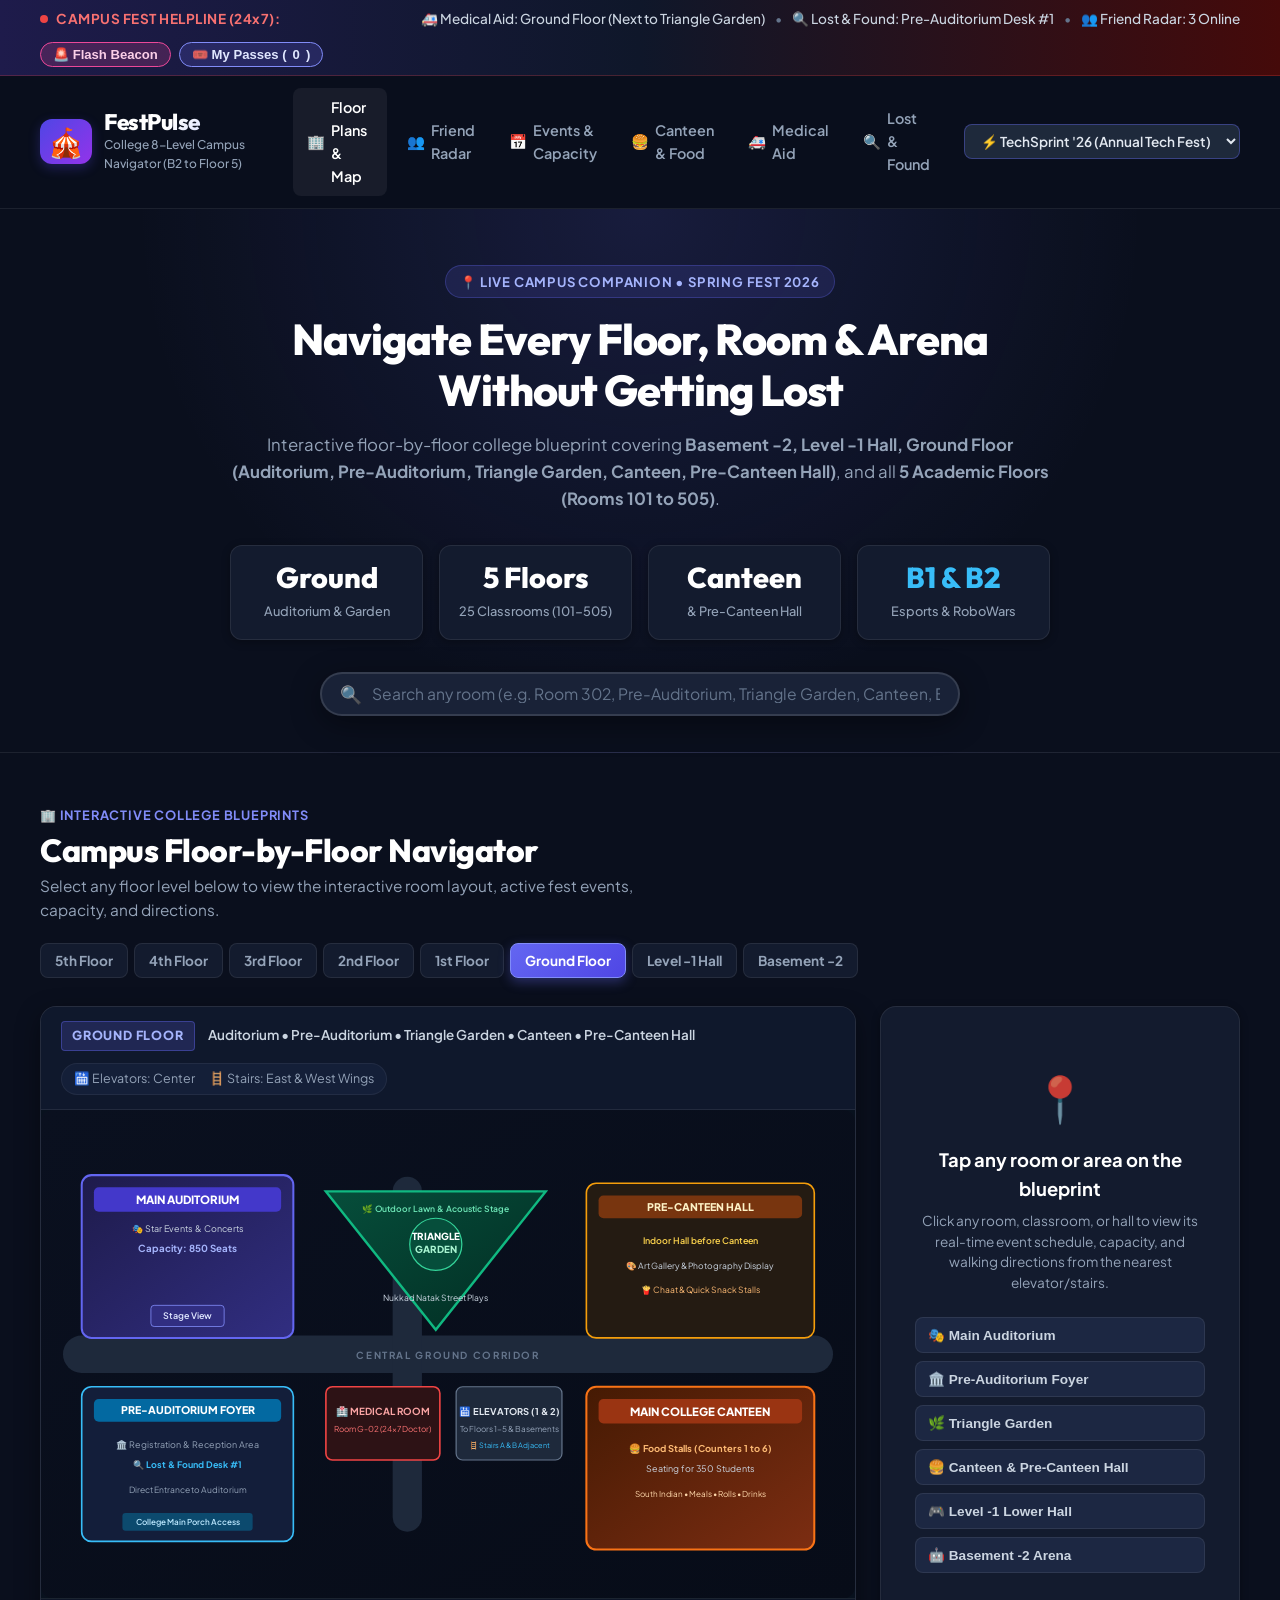
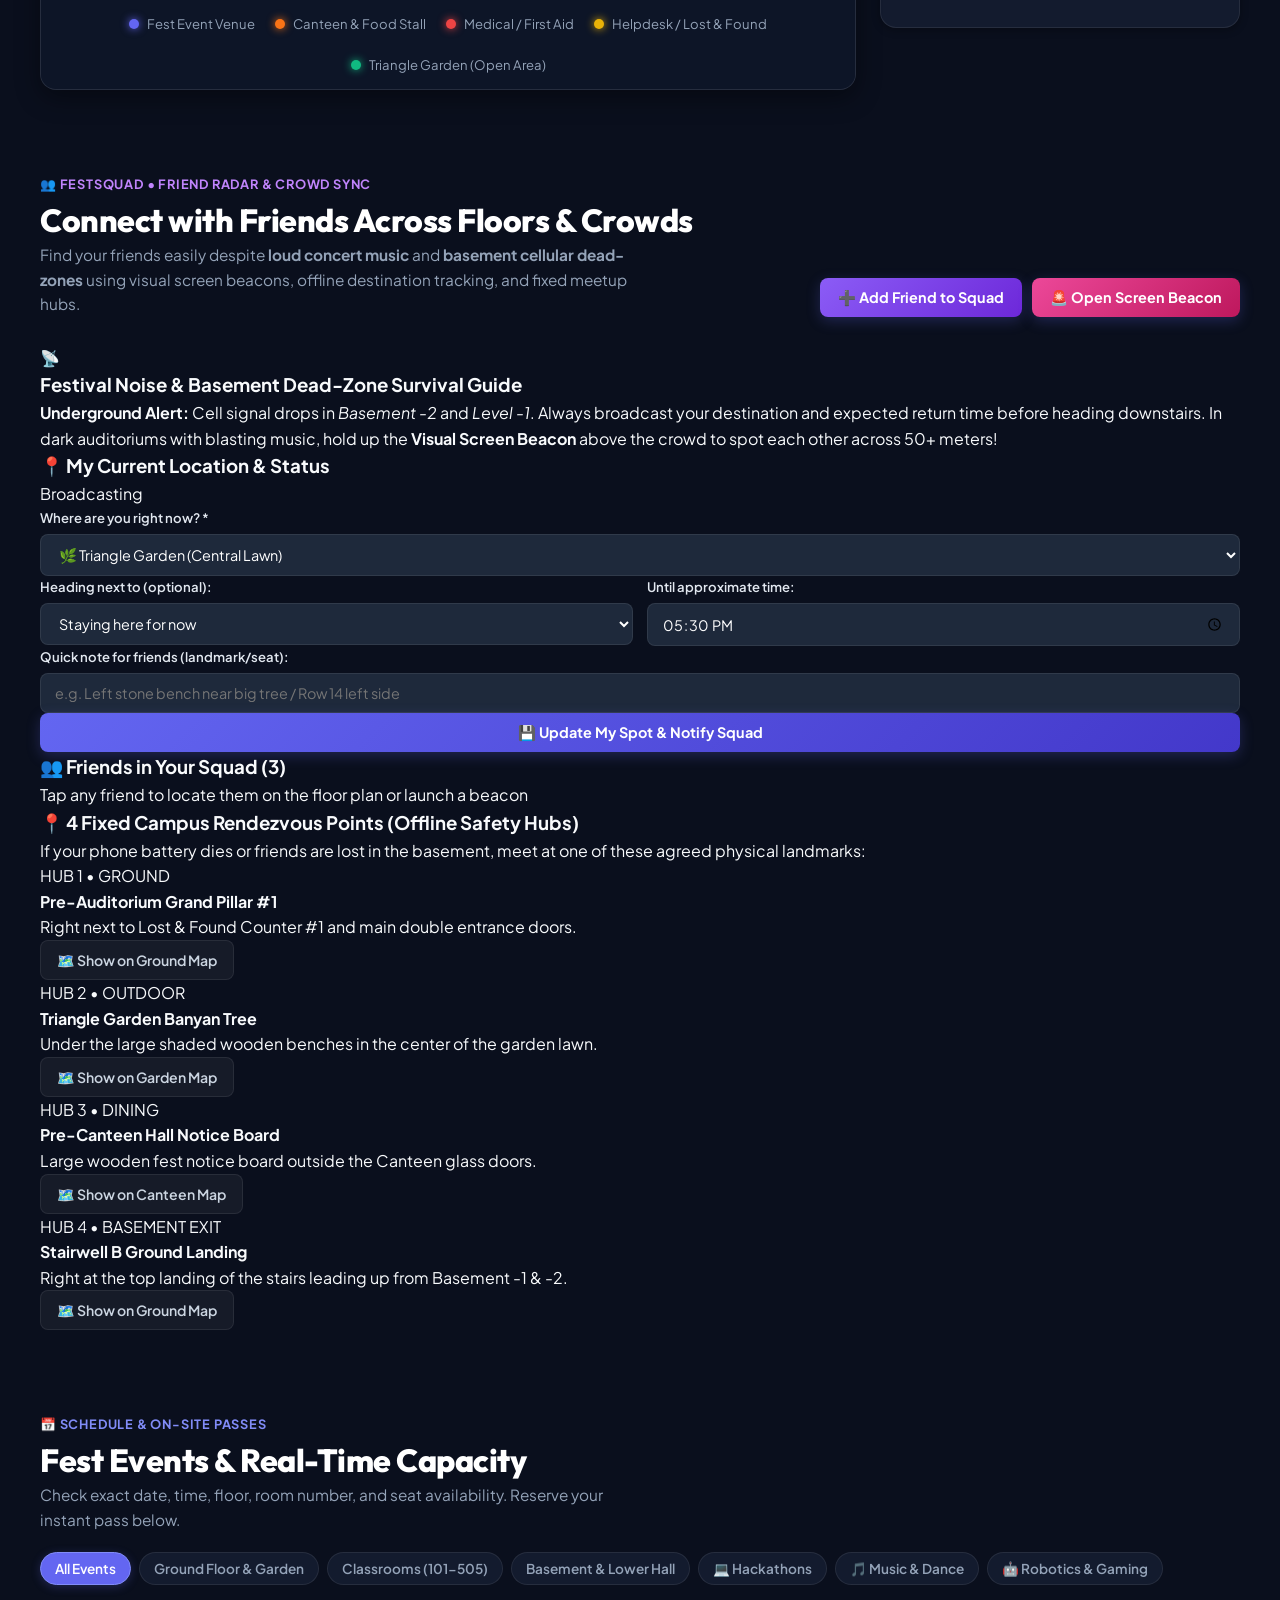
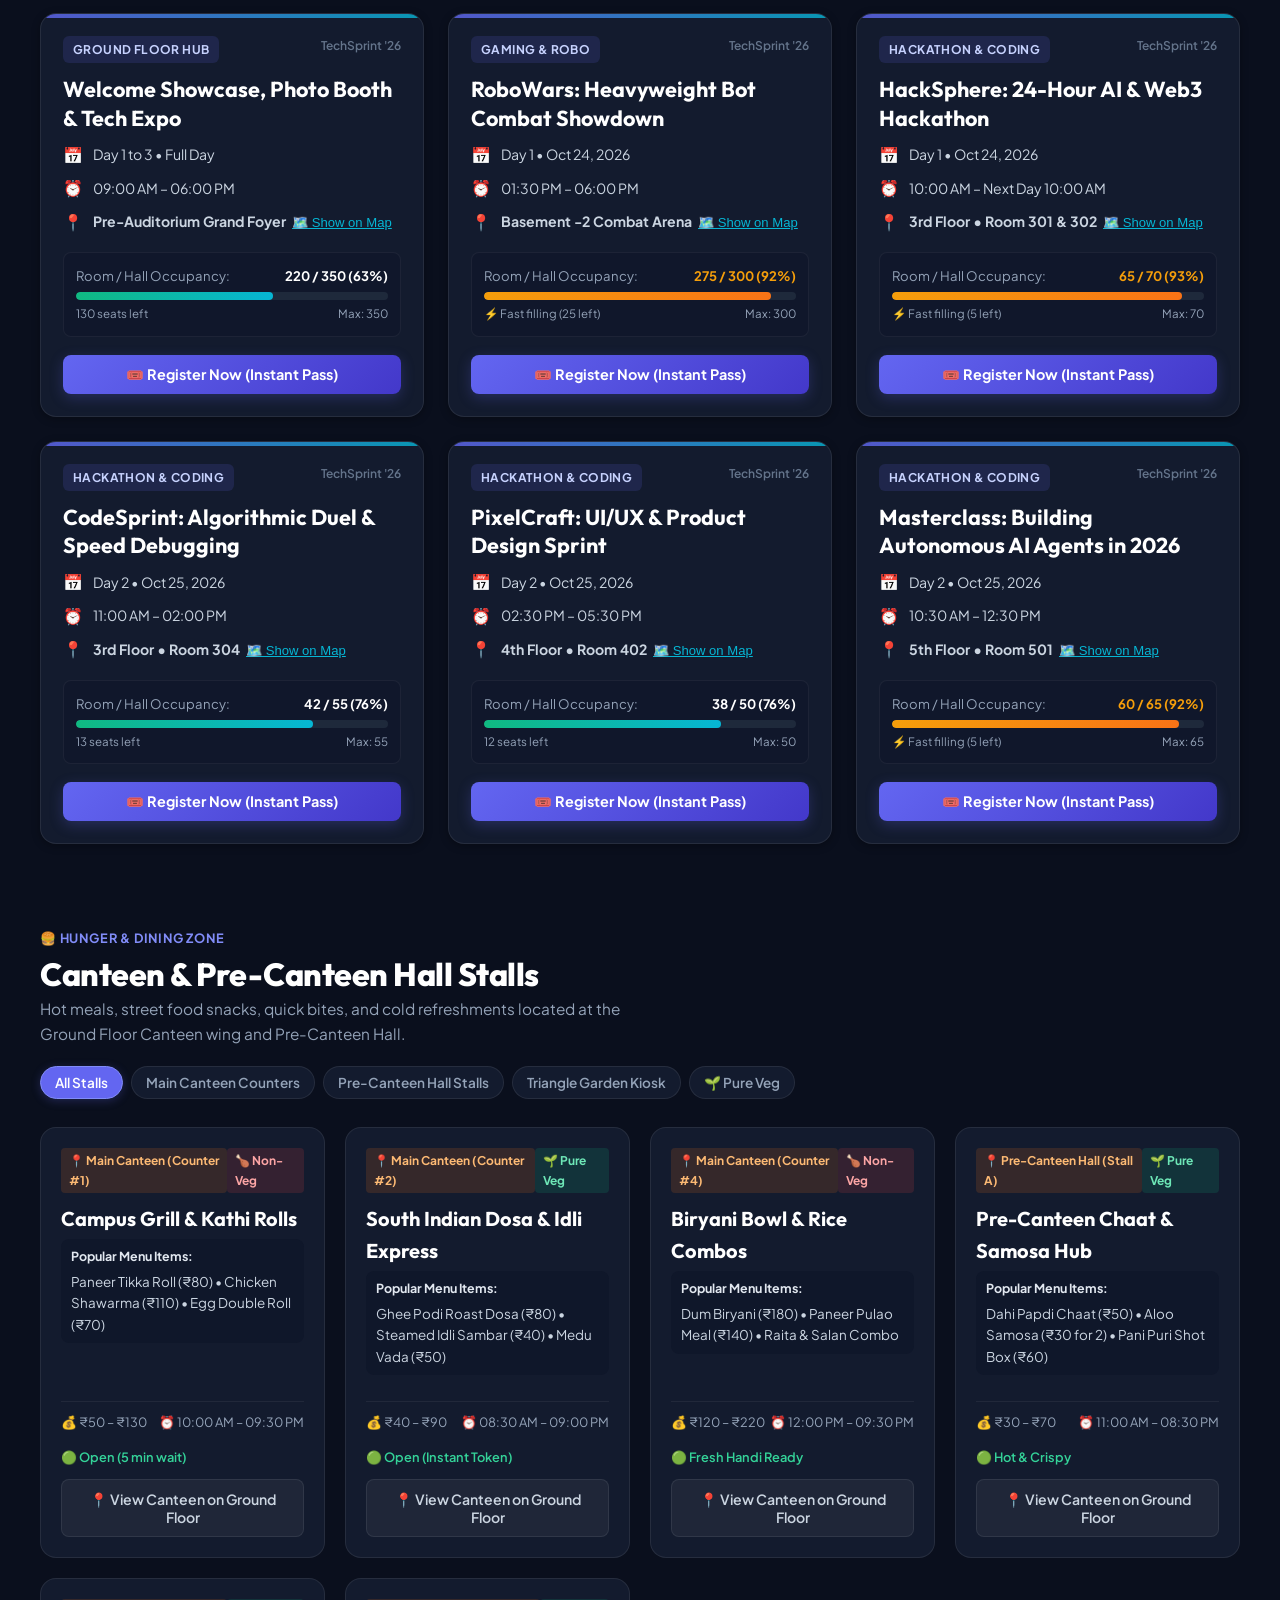
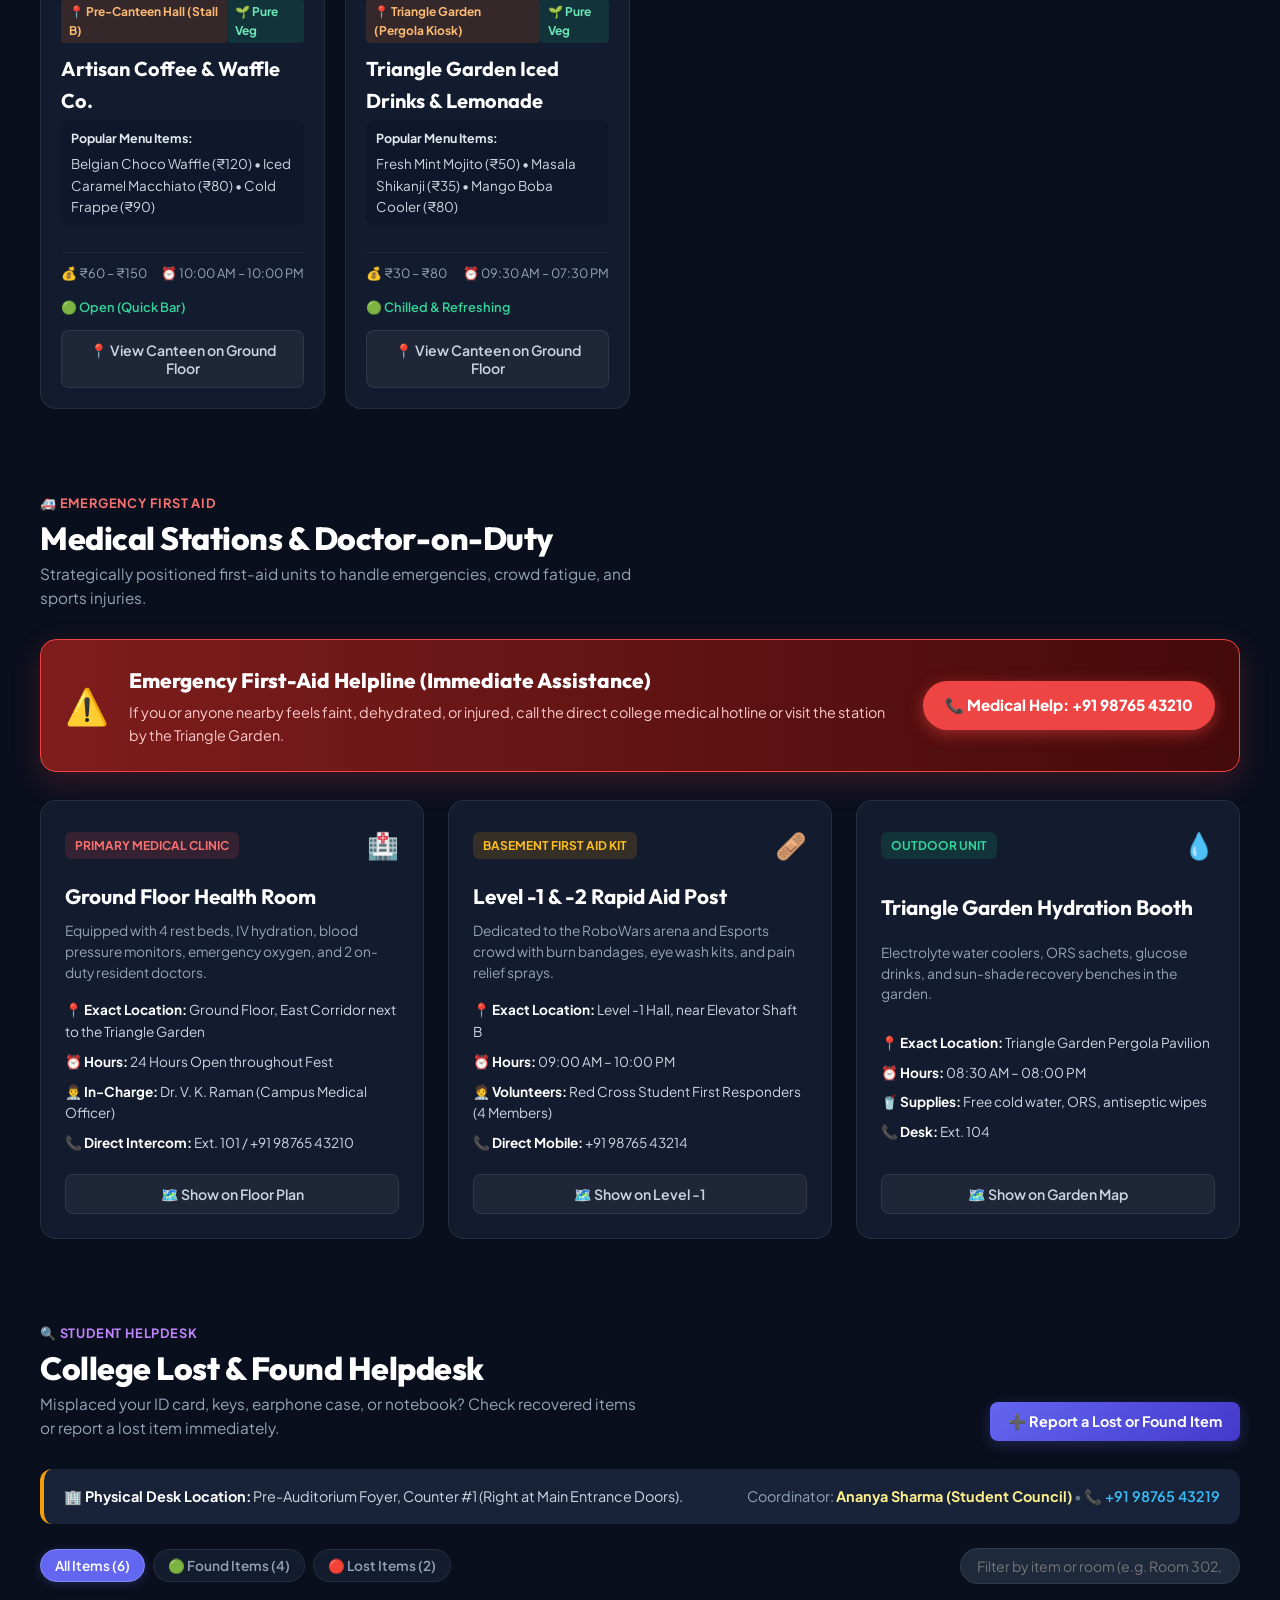
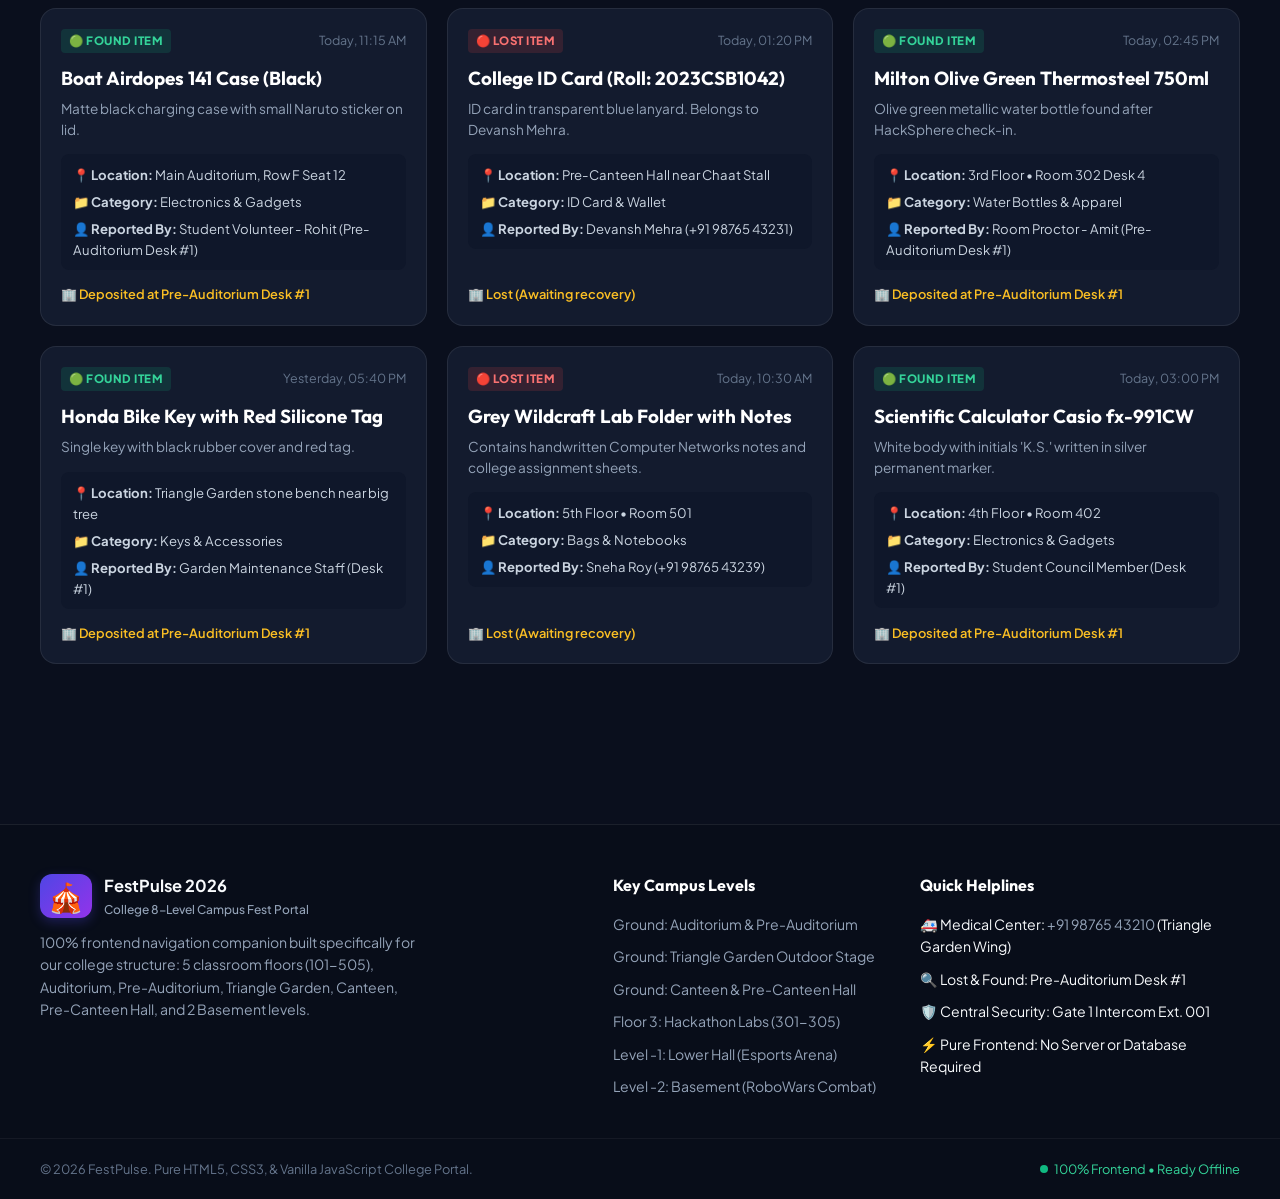
<file: index.html>
<!DOCTYPE html>
<html lang="en">
<head>
  <meta charset="UTF-8">
  <meta name="viewport" content="width=device-width, initial-scale=1.0">
  <title>FestPulse - College Multi-Floor Campus Fest Navigator</title>
  <link rel="stylesheet" href="style.css">
  <link rel="preconnect" href="https://fonts.googleapis.com">
  <link rel="preconnect" href="https://fonts.gstatic.com" crossorigin>
  <link href="https://fonts.googleapis.com/css2?family=Outfit:wght@400;500;600;700;800&family=Plus+Jakarta+Sans:wght@400;500;600;700&display=swap" rel="stylesheet">
</head>
<body>
  <!-- Top Urgent Alert Bar -->
  <aside class="emergency-top-bar" aria-label="Emergency Alert Bar">
    <div class="container emergency-flex">
      <div class="emergency-badge">
        <span class="pulse-dot"></span>
        <strong>CAMPUS FEST HELPLINE (24x7):</strong>
      </div>
      <div class="emergency-contacts">
        <a href="tel:+919876543210" class="helpline-link">🚑 Medical Aid: Ground Floor (Next to Triangle Garden)</a>
        <span class="sep">•</span>
        <a href="#lost-found" class="helpline-link">🔍 Lost & Found: Pre-Auditorium Desk #1</a>
        <span class="sep">•</span>
        <a href="#squad-finder" class="helpline-link">👥 Friend Radar: <span id="squadCountStatus">3 Online</span></a>
      </div>
      <div style="display: flex; gap: 8px;">
        <button class="quick-pass-btn" id="openBeaconQuickBtn" title="Launch Visual Strobe Beacon for Loud Areas" style="background: rgba(236, 72, 153, 0.2); border-color: #ec4899; color: #fbcfe8;">
          🚨 Flash Beacon
        </button>
        <button class="quick-pass-btn" id="openMyPassesBtn" title="View Registered Tickets">
          🎟️ My Passes (<span id="passCountBadge">0</span>)
        </button>
      </div>
    </div>
  </aside>

  <!-- Main Navigation Header -->
  <header class="main-header">
    <div class="container header-container">
      <div class="brand-logo">
        <div class="logo-icon">🎪</div>
        <div class="logo-text">
          <h1>FestPulse</h1>
          <span class="sub-text">College 8-Level Campus Navigator (B2 to Floor 5)</span>
        </div>
      </div>

      <nav class="nav-links" id="mainNav">
        <a href="#floor-navigator" class="nav-item active"><span class="nav-icon">🏢</span> Floor Plans & Map</a>
        <a href="#squad-finder" class="nav-item"><span class="nav-icon">👥</span> Friend Radar</a>
        <a href="#events" class="nav-item"><span class="nav-icon">📅</span> Events & Capacity</a>
        <a href="#food-stalls" class="nav-item"><span class="nav-icon">🍔</span> Canteen & Food</a>
        <a href="#medical-help" class="nav-item"><span class="nav-icon">🚑</span> Medical Aid</a>
        <a href="#lost-found" class="nav-item"><span class="nav-icon">🔍</span> Lost & Found</a>
      </nav>

      <div class="header-actions">
        <!-- Fest Filter Switcher -->
        <select id="festSelector" class="fest-select-dropdown" aria-label="Select College Fest">
          <option value="all">🎉 All College Fests</option>
          <option value="tech" selected>⚡ TechSprint '26 (Annual Tech Fest)</option>
          <option value="cultural">🎭 Vibrance '26 (Cultural Fest)</option>
          <option value="sports">🏆 Spardha '26 (Sports & Esports)</option>
        </select>
        <button class="mobile-menu-toggle" id="mobileMenuBtn" aria-label="Toggle navigation">
          <span></span><span></span><span></span>
        </button>
      </div>
    </div>
  </header>

  <!-- Hero Section -->
  <section class="hero-section">
    <div class="container">
      <div class="hero-content">
        <span class="hero-badge">📍 Live Campus Companion • Spring Fest 2026</span>
        <h2 class="hero-title">Navigate Every Floor, Room & Arena Without Getting Lost</h2>
        <p class="hero-desc">
          Interactive floor-by-floor college blueprint covering <strong>Basement -2, Level -1 Hall, Ground Floor (Auditorium, Pre-Auditorium, Triangle Garden, Canteen, Pre-Canteen Hall)</strong>, and all <strong>5 Academic Floors (Rooms 101 to 505)</strong>.
        </p>

        <!-- Quick Level Jump Bar -->
        <div class="quick-stats-grid">
          <div class="stat-card" onclick="switchFloor('ground')" style="cursor: pointer;">
            <span class="stat-number">Ground</span>
            <span class="stat-label">Auditorium & Garden</span>
          </div>
          <div class="stat-card" onclick="switchFloor('5')" style="cursor: pointer;">
            <span class="stat-number">5 Floors</span>
            <span class="stat-label">25 Classrooms (101-505)</span>
          </div>
          <div class="stat-card" onclick="switchFloor('canteen')" style="cursor: pointer;">
            <span class="stat-number">Canteen</span>
            <span class="stat-label">& Pre-Canteen Hall</span>
          </div>
          <div class="stat-card" onclick="switchFloor('-2')" style="cursor: pointer;">
            <span class="stat-number stat-highlight">B1 & B2</span>
            <span class="stat-label">Esports & RoboWars</span>
          </div>
        </div>

        <!-- Quick Jump Search -->
        <div class="search-jump-box">
          <div class="search-input-wrapper">
            <span class="search-icon">🔍</span>
            <input type="text" id="globalSearchInput" placeholder="Search any room (e.g. Room 302, Pre-Auditorium, Triangle Garden, Canteen, Basement)..." autocomplete="off">
            <button class="clear-search-btn" id="clearSearchBtn" style="display: none;">✕</button>
          </div>
        </div>
      </div>
    </div>
  </section>

  <!-- Main Content Body -->
  <main class="main-body container">

    <!-- SECTION 1: INTERACTIVE MULTI-LEVEL FLOOR NAVIGATOR -->
    <section id="floor-navigator" class="content-section">
      <div class="section-header-row">
        <div>
          <div class="section-tag">🏢 Interactive College Blueprints</div>
          <h2 class="section-title">Campus Floor-by-Floor Navigator</h2>
          <p class="section-subtitle">Select any floor level below to view the interactive room layout, active fest events, capacity, and directions.</p>
        </div>

        <!-- Floor Switcher Buttons -->
        <div class="floor-level-picker" id="floorLevelPicker">
          <button class="floor-btn" data-floor="5">5th Floor</button>
          <button class="floor-btn" data-floor="4">4th Floor</button>
          <button class="floor-btn" data-floor="3">3rd Floor</button>
          <button class="floor-btn" data-floor="2">2nd Floor</button>
          <button class="floor-btn" data-floor="1">1st Floor</button>
          <button class="floor-btn active" data-floor="ground">Ground Floor</button>
          <button class="floor-btn" data-floor="-1">Level -1 Hall</button>
          <button class="floor-btn" data-floor="-2">Basement -2</button>
        </div>
      </div>

      <div class="map-layout">
        <!-- Interactive Floor Plan Canvas -->
        <div class="interactive-map-card">
          <div class="floor-indicator-banner">
            <div>
              <span class="current-floor-pill" id="currentFloorBadge">GROUND FLOOR</span>
              <span class="floor-rooms-meta" id="currentFloorMeta">Auditorium • Pre-Auditorium • Triangle Garden • Canteen • Pre-Canteen Hall</span>
            </div>
            <div class="elevator-stairs-legend">
              <span>🛗 Elevators: Center</span>
              <span>🪜 Stairs: East & West Wings</span>
            </div>
          </div>

          <div class="map-viewport-wrapper" id="campusMapViewport">
            <!-- Dynamically populated SVG Floor Blueprint -->
            <svg id="campusSvg" viewBox="0 0 1000 600" xmlns="http://www.w3.org/2000/svg">
              <!-- Rendered by script.js based on active floor -->
            </svg>
          </div>

          <div class="map-legend">
            <div class="legend-item"><span class="legend-dot event-dot"></span> Fest Event Venue</div>
            <div class="legend-item"><span class="legend-dot food-dot"></span> Canteen & Food Stall</div>
            <div class="legend-item"><span class="legend-dot medical-dot"></span> Medical / First Aid</div>
            <div class="legend-item"><span class="legend-dot lost-dot"></span> Helpdesk / Lost & Found</div>
            <div class="legend-item"><span class="legend-dot garden-dot"></span> Triangle Garden (Open Area)</div>
          </div>
        </div>

        <!-- Selected Location Details Panel -->
        <div class="location-details-sidebar" id="locationDetailsSidebar">
          <div class="sidebar-empty-state" id="sidebarEmptyState">
            <div class="empty-icon">📍</div>
            <h3>Tap any room or area on the blueprint</h3>
            <p>Click any room, classroom, or hall to view its real-time event schedule, capacity, and walking directions from the nearest elevator/stairs.</p>
            <div class="quick-suggest-buttons">
              <button class="quick-locate-btn" onclick="selectArea('auditorium')">🎭 Main Auditorium</button>
              <button class="quick-locate-btn" onclick="selectArea('pre-auditorium')">🏛️ Pre-Auditorium Foyer</button>
              <button class="quick-locate-btn" onclick="selectArea('triangle-garden')">🌿 Triangle Garden</button>
              <button class="quick-locate-btn" onclick="selectArea('canteen')">🍔 Canteen & Pre-Canteen Hall</button>
              <button class="quick-locate-btn" onclick="selectArea('hall-b1')">🎮 Level -1 Lower Hall</button>
              <button class="quick-locate-btn" onclick="selectArea('basement-b2')">🤖 Basement -2 Arena</button>
            </div>
          </div>

          <!-- Dynamic Active Detail Card -->
          <div class="active-location-card" id="activeLocationCard" style="display: none;">
            <div class="location-card-header">
              <span class="location-type-badge" id="locTypeBadge">Event Venue</span>
              <button class="close-sidebar-btn" id="closeSidebarBtn" title="Close Panel">✕</button>
            </div>
            <h3 class="location-name" id="locTitle">Main Auditorium</h3>
            <p class="location-landmark" id="locLandmark">📍 Ground Floor, West Wing</p>
            
            <div class="location-meta-grid">
              <div class="meta-box">
                <span class="meta-title">Seating Capacity</span>
                <span class="meta-val" id="locCapacity">850 Seats</span>
              </div>
              <div class="meta-box">
                <span class="meta-title">Current Status</span>
                <span class="meta-val status-live" id="locStatus">Active Fest Event</span>
              </div>
            </div>

            <div class="directions-guide">
              <h4>🚶 How to Reach:</h4>
              <p id="locDirections">From the college main entrance, walk through the Pre-Auditorium foyer. The double acoustic doors lead straight into the main hall.</p>
            </div>

            <div class="venue-events-list">
              <h4>Scheduled Event in this Space:</h4>
              <div id="locEventsContent">
                <!-- Dynamically populated -->
              </div>
            </div>

            <button class="primary-action-btn w-100" id="locPrimaryBtn">Register for Next Event</button>
          </div>
        </div>
      </div>
    </section>

    <!-- SECTION: FESTSQUAD - FRIEND RADAR & OFFLINE COMPANION -->
    <section id="squad-finder" class="content-section">
      <div class="section-header-row">
        <div>
          <div class="section-tag purple-tag">👥 FestSquad • Friend Radar & Crowd Sync</div>
          <h2 class="section-title">Connect with Friends Across Floors & Crowds</h2>
          <p class="section-subtitle">
            Find your friends easily despite <strong>loud concert music</strong> and <strong>basement cellular dead-zones</strong> using visual screen beacons, offline destination tracking, and fixed meetup hubs.
          </p>
        </div>

        <div style="display: flex; gap: 10px; flex-wrap: wrap;">
          <button class="primary-action-btn" id="openAddFriendModalBtn" style="background: linear-gradient(135deg, #8b5cf6, #6d28d9);">
            ➕ Add Friend to Squad
          </button>
          <button class="primary-action-btn" onclick="openBeaconModal()" style="background: linear-gradient(135deg, #ec4899, #be185d);">
            🚨 Open Screen Beacon
          </button>
        </div>
      </div>

      <!-- Loud Music & Basement Offline Advisory -->
      <div class="offline-advisory-card">
        <div class="advisory-icon">📡</div>
        <div class="advisory-text">
          <h3>Festival Noise & Basement Dead-Zone Survival Guide</h3>
          <p>
            <strong>Underground Alert:</strong> Cell signal drops in <em>Basement -2</em> and <em>Level -1</em>. Always broadcast your destination and expected return time before heading downstairs. 
            In dark auditoriums with blasting music, hold up the <strong>Visual Screen Beacon</strong> above the crowd to spot each other across 50+ meters!
          </p>
        </div>
      </div>

      <!-- Main Squad Layout -->
      <div class="squad-layout-grid">
        <!-- 1. My Live Location Card -->
        <div class="my-status-box">
          <div class="box-header">
            <h3>📍 My Current Location & Status</h3>
            <span class="live-pill"><span class="pulse-green"></span> Broadcasting</span>
          </div>

          <form id="updateMyStatusForm" class="status-update-form">
            <div class="form-group">
              <label for="myCurrentSpot">Where are you right now? *</label>
              <select id="myCurrentSpot" required>
                <optgroup label="Ground Floor Hub">
                  <option value="auditorium|ground">🎭 Main Auditorium (Ground)</option>
                  <option value="pre-auditorium|ground">🏛️ Pre-Auditorium Foyer</option>
                  <option value="triangle-garden|ground" selected>🌿 Triangle Garden (Central Lawn)</option>
                  <option value="pre-canteen|ground">🎨 Pre-Canteen Hall</option>
                  <option value="canteen|ground">🍔 Main Canteen</option>
                </optgroup>
                <optgroup label="Underground Levels (No Cell Network)">
                  <option value="hall-b1|-1">🎮 Level -1 (Hall Above Basement / Esports)</option>
                  <option value="basement-b2|-2">🤖 Basement -2 (RoboWars Combat Arena)</option>
                </optgroup>
                <optgroup label="Academic Classroom Floors">
                  <option value="room-103|1">1st Floor • Room 103 (Poetry & Drama)</option>
                  <option value="room-202|2">2nd Floor • Room 202 (Debate & MUN)</option>
                  <option value="room-301|3">3rd Floor • Room 301 (Hackathon Lab)</option>
                  <option value="room-402|4">4th Floor • Room 402 (Design Sprint)</option>
                  <option value="room-501|5">5th Floor • Room 501 (AI Masterclass)</option>
                </optgroup>
              </select>
            </div>

            <div class="form-row">
              <div class="form-group">
                <label for="myNextSpot">Heading next to (optional):</label>
                <select id="myNextSpot">
                  <option value="Staying here">Staying here for now</option>
                  <option value="Basement -2 RoboWars">Basement -2 (RoboWars)</option>
                  <option value="Level -1 Esports">Level -1 (Esports Hall)</option>
                  <option value="Main Auditorium Concert">Main Auditorium (Concert)</option>
                  <option value="Main Canteen for Food">Main Canteen for Food</option>
                  <option value="Triangle Garden Lawn">Triangle Garden Lawn</option>
                  <option value="3rd Floor Hackathon">3rd Floor (Hackathon)</option>
                </select>
              </div>
              <div class="form-group">
                <label for="myEstimatedUntil">Until approximate time:</label>
                <input type="time" id="myEstimatedUntil" value="17:30">
              </div>
            </div>

            <div class="form-group">
              <label for="myStatusNote">Quick note for friends (landmark/seat):</label>
              <input type="text" id="myStatusNote" placeholder="e.g. Left stone bench near big tree / Row 14 left side">
            </div>

            <button type="submit" class="primary-action-btn w-100">
              💾 Update My Spot & Notify Squad
            </button>
          </form>
        </div>

        <!-- 2. Squad Members Live Radar Grid -->
        <div class="squad-members-container">
          <div class="squad-radar-header">
            <h3>👥 Friends in Your Squad (<span id="squadListCount">3</span>)</h3>
            <span class="sub-text">Tap any friend to locate them on the floor plan or launch a beacon</span>
          </div>

          <div class="squad-cards-grid" id="squadCardsContainer">
            <!-- Rendered dynamically by script.js -->
          </div>
        </div>
      </div>

      <!-- Fixed Campus Rendezvous Points -->
      <div class="rendezvous-section">
        <div class="rendezvous-header">
          <div>
            <h3>📍 4 Fixed Campus Rendezvous Points (Offline Safety Hubs)</h3>
            <p>If your phone battery dies or friends are lost in the basement, meet at one of these agreed physical landmarks:</p>
          </div>
        </div>

        <div class="rendezvous-grid">
          <div class="rendezvous-card">
            <span class="rdv-badge">HUB 1 • GROUND</span>
            <h4>Pre-Auditorium Grand Pillar #1</h4>
            <p>Right next to Lost & Found Counter #1 and main double entrance doors.</p>
            <button class="outline-action-btn" onclick="selectArea('pre-auditorium')">🗺️ Show on Ground Map</button>
          </div>
          <div class="rendezvous-card">
            <span class="rdv-badge green">HUB 2 • OUTDOOR</span>
            <h4>Triangle Garden Banyan Tree</h4>
            <p>Under the large shaded wooden benches in the center of the garden lawn.</p>
            <button class="outline-action-btn" onclick="selectArea('triangle-garden')">🗺️ Show on Garden Map</button>
          </div>
          <div class="rendezvous-card">
            <span class="rdv-badge amber">HUB 3 • DINING</span>
            <h4>Pre-Canteen Hall Notice Board</h4>
            <p>Large wooden fest notice board outside the Canteen glass doors.</p>
            <button class="outline-action-btn" onclick="selectArea('pre-canteen')">🗺️ Show on Canteen Map</button>
          </div>
          <div class="rendezvous-card">
            <span class="rdv-badge red">HUB 4 • BASEMENT EXIT</span>
            <h4>Stairwell B Ground Landing</h4>
            <p>Right at the top landing of the stairs leading up from Basement -1 & -2.</p>
            <button class="outline-action-btn" onclick="switchFloor('ground')">🗺️ Show on Ground Map</button>
          </div>
        </div>
      </div>
    </section>

    <!-- SECTION 2: EVENTS, WORKSHOPS & LIVE CAPACITY -->
    <section id="events" class="content-section">
      <div class="section-header-row">
        <div>
          <div class="section-tag">📅 Schedule & On-Site Passes</div>
          <h2 class="section-title">Fest Events & Real-Time Capacity</h2>
          <p class="section-subtitle">Check exact date, time, floor, room number, and seat availability. Reserve your instant pass below.</p>
        </div>
        
        <!-- Filter Controls -->
        <div class="events-filter-bar">
          <button class="filter-pill active" data-category="all">All Events</button>
          <button class="filter-pill" data-category="Ground Floor Hub">Ground Floor & Garden</button>
          <button class="filter-pill" data-category="Classroom Labs (1-5)">Classrooms (101-505)</button>
          <button class="filter-pill" data-category="Basements (-1 & -2)">Basement & Lower Hall</button>
          <button class="filter-pill" data-category="Hackathon & Coding">💻 Hackathons</button>
          <button class="filter-pill" data-category="Cultural & Music">🎵 Music & Dance</button>
          <button class="filter-pill" data-category="Gaming & Robo">🤖 Robotics & Gaming</button>
        </div>
      </div>

      <!-- Events Grid Container -->
      <div class="events-grid" id="eventsGridContainer">
        <!-- Rendered dynamically by script.js -->
      </div>
    </section>

    <!-- SECTION 3: CANTEEN, PRE-CANTEEN HALL & FOOD STALLS -->
    <section id="food-stalls" class="content-section">
      <div class="section-header-row">
        <div>
          <div class="section-tag">🍔 Hunger & Dining Zone</div>
          <h2 class="section-title">Canteen & Pre-Canteen Hall Stalls</h2>
          <p class="section-subtitle">Hot meals, street food snacks, quick bites, and cold refreshments located at the Ground Floor Canteen wing and Pre-Canteen Hall.</p>
        </div>

        <div class="food-filter-pills">
          <button class="filter-pill active" data-food-cat="all">All Stalls</button>
          <button class="filter-pill" data-food-cat="canteen-main">Main Canteen Counters</button>
          <button class="filter-pill" data-food-cat="pre-canteen">Pre-Canteen Hall Stalls</button>
          <button class="filter-pill" data-food-cat="garden-kiosk">Triangle Garden Kiosk</button>
          <button class="filter-pill" data-food-cat="veg">🌱 Pure Veg</button>
        </div>
      </div>

      <div class="food-stalls-grid" id="foodStallsContainer">
        <!-- Rendered dynamically by script.js -->
      </div>
    </section>

    <!-- SECTION 4: MEDICAL FIRST AID & HEALTH -->
    <section id="medical-help" class="content-section">
      <div class="section-header-row">
        <div>
          <div class="section-tag red-tag">🚑 Emergency First Aid</div>
          <h2 class="section-title">Medical Stations & Doctor-on-Duty</h2>
          <p class="section-subtitle">Strategically positioned first-aid units to handle emergencies, crowd fatigue, and sports injuries.</p>
        </div>
      </div>

      <div class="emergency-banner-alert">
        <div class="alert-icon">⚠️</div>
        <div class="alert-text">
          <h3>Emergency First-Aid Helpline (Immediate Assistance)</h3>
          <p>If you or anyone nearby feels faint, dehydrated, or injured, call the direct college medical hotline or visit the station by the Triangle Garden.</p>
        </div>
        <a href="tel:+919876543210" class="emergency-call-btn">
          📞 Medical Help: +91 98765 43210
        </a>
      </div>

      <div class="medical-stations-grid">
        <div class="medical-card">
          <div class="med-header">
            <span class="med-badge primary">Primary Medical Clinic</span>
            <span class="med-icon">🏥</span>
          </div>
          <h3>Ground Floor Health Room</h3>
          <p class="med-desc">Equipped with 4 rest beds, IV hydration, blood pressure monitors, emergency oxygen, and 2 on-duty resident doctors.</p>
          <ul class="med-details-list">
            <li><strong>📍 Exact Location:</strong> Ground Floor, East Corridor next to the Triangle Garden</li>
            <li><strong>⏰ Hours:</strong> 24 Hours Open throughout Fest</li>
            <li><strong>👨‍⚕️ In-Charge:</strong> Dr. V. K. Raman (Campus Medical Officer)</li>
            <li><strong>📞 Direct Intercom:</strong> Ext. 101 / +91 98765 43210</li>
          </ul>
          <button class="outline-action-btn" onclick="selectArea('med-ground')">🗺️ Show on Floor Plan</button>
        </div>

        <div class="medical-card">
          <div class="med-header">
            <span class="med-badge secondary">Basement First Aid Kit</span>
            <span class="med-icon">🩹</span>
          </div>
          <h3>Level -1 & -2 Rapid Aid Post</h3>
          <p class="med-desc">Dedicated to the RoboWars arena and Esports crowd with burn bandages, eye wash kits, and pain relief sprays.</p>
          <ul class="med-details-list">
            <li><strong>📍 Exact Location:</strong> Level -1 Hall, near Elevator Shaft B</li>
            <li><strong>⏰ Hours:</strong> 09:00 AM – 10:00 PM</li>
            <li><strong>🧑‍⚕️ Volunteers:</strong> Red Cross Student First Responders (4 Members)</li>
            <li><strong>📞 Direct Mobile:</strong> +91 98765 43214</li>
          </ul>
          <button class="outline-action-btn" onclick="selectArea('hall-b1')">🗺️ Show on Level -1</button>
        </div>

        <div class="medical-card">
          <div class="med-header">
            <span class="med-badge green">Outdoor Unit</span>
            <span class="med-icon">💧</span>
          </div>
          <h3>Triangle Garden Hydration Booth</h3>
          <p class="med-desc">Electrolyte water coolers, ORS sachets, glucose drinks, and sun-shade recovery benches in the garden.</p>
          <ul class="med-details-list">
            <li><strong>📍 Exact Location:</strong> Triangle Garden Pergola Pavilion</li>
            <li><strong>⏰ Hours:</strong> 08:30 AM – 08:00 PM</li>
            <li><strong>🥤 Supplies:</strong> Free cold water, ORS, antiseptic wipes</li>
            <li><strong>📞 Desk:</strong> Ext. 104</li>
          </ul>
          <button class="outline-action-btn" onclick="selectArea('triangle-garden')">🗺️ Show on Garden Map</button>
        </div>
      </div>
    </section>

    <!-- SECTION 5: LOST & FOUND HELPDESK -->
    <section id="lost-found" class="content-section">
      <div class="section-header-row">
        <div>
          <div class="section-tag purple-tag">🔍 Student Helpdesk</div>
          <h2 class="section-title">College Lost & Found Helpdesk</h2>
          <p class="section-subtitle">Misplaced your ID card, keys, earphone case, or notebook? Check recovered items or report a lost item immediately.</p>
        </div>
        
        <div>
          <button class="primary-action-btn" id="openReportItemModalBtn">
            ➕ Report a Lost or Found Item
          </button>
        </div>
      </div>

      <!-- Desk Info Bar -->
      <div class="desk-location-box">
        <div class="desk-info-text">
          <strong>🏢 Physical Desk Location:</strong> Pre-Auditorium Foyer, Counter #1 (Right at Main Entrance Doors).
        </div>
        <div class="desk-contact">
          <span>Coordinator: <strong>Ananya Sharma (Student Council)</strong></span>
          <span class="sep">•</span>
          <a href="tel:+919876543219" class="desk-phone">📞 +91 98765 43219</a>
        </div>
      </div>

      <!-- Lost and Found Tabs & Filter -->
      <div class="laf-controls">
        <div class="laf-tabs">
          <button class="laf-tab-btn active" data-laf-tab="all">All Items (<span id="lafTotalCount">6</span>)</button>
          <button class="laf-tab-btn" data-laf-tab="found">🟢 Found Items (<span id="lafFoundCount">4</span>)</button>
          <button class="laf-tab-btn" data-laf-tab="lost">🔴 Lost Items (<span id="lafLostCount">2</span>)</button>
        </div>
        
        <div class="laf-search">
          <input type="text" id="lafSearchInput" placeholder="Filter by item or room (e.g. Room 302, ID card, Canteen)...">
        </div>
      </div>

      <!-- Lost & Found Cards Grid -->
      <div class="laf-grid" id="lafContainer">
        <!-- Rendered dynamically by script.js -->
      </div>
    </section>

  </main>

  <!-- MODAL: EVENT REGISTRATION MODAL -->
  <div class="modal-overlay" id="registrationModal" aria-hidden="true" role="dialog">
    <div class="modal-card">
      <button class="modal-close-btn" id="closeRegModalBtn" aria-label="Close modal">✕</button>
      
      <div class="modal-header">
        <span class="modal-tag" id="regModalFestName">College Fest Pass</span>
        <h2 id="regModalEventTitle">Register for Event</h2>
        <p class="modal-sub" id="regModalEventMeta">📅 Oct 24 • 10:00 AM • 📍 Room 301</p>
      </div>

      <!-- Live Capacity Bar inside Modal -->
      <div class="modal-capacity-box">
        <div class="cap-header-row">
          <span>Current Room / Hall Capacity</span>
          <strong id="regModalCapText">55 / 60 Seats Filled</strong>
        </div>
        <div class="progress-track">
          <div class="progress-fill" id="regModalCapFill" style="width: 90%;"></div>
        </div>
        <small class="cap-warning" id="regModalCapNote">⚡ Fast filling! Register to reserve your seat.</small>
      </div>

      <form id="eventRegistrationForm" class="registration-form">
        <input type="hidden" id="regEventId">
        
        <div class="form-group">
          <label for="regStudentName">Student Full Name *</label>
          <input type="text" id="regStudentName" required placeholder="e.g. Aarav Mehta">
        </div>

        <div class="form-row">
          <div class="form-group">
            <label for="regStudentId">College Roll No / Student ID *</label>
            <input type="text" id="regStudentId" required placeholder="e.g. 2024CS109">
          </div>
          <div class="form-group">
            <label for="regCollege">Department / Branch *</label>
            <input type="text" id="regCollege" required placeholder="e.g. Computer Science - Year 3">
          </div>
        </div>

        <div class="form-row">
          <div class="form-group">
            <label for="regEmail">Email Address *</label>
            <input type="email" id="regEmail" required placeholder="aarav@college.edu">
          </div>
          <div class="form-group">
            <label for="regPhone">WhatsApp Mobile *</label>
            <input type="tel" id="regPhone" required placeholder="9876543210" pattern="[0-9]{10}">
          </div>
        </div>

        <div class="form-agreement">
          <input type="checkbox" id="regAgreeTerms" required>
          <label for="regAgreeTerms">I agree to college fest rules and will present my valid student ID at the room entrance.</label>
        </div>

        <button type="submit" class="primary-action-btn w-100 btn-large" id="submitRegBtn">
          🎟️ Confirm & Generate Room Entry Pass
        </button>
      </form>
    </div>
  </div>

  <!-- MODAL: DIGITAL PASS / TICKET PREVIEW -->
  <div class="modal-overlay" id="ticketModal" aria-hidden="true" role="dialog">
    <div class="modal-card ticket-modal-card">
      <button class="modal-close-btn" id="closeTicketModalBtn" aria-label="Close modal">✕</button>
      
      <div class="ticket-wrapper" id="ticketPrintArea">
        <div class="ticket-header">
          <div class="ticket-logo">🎪 CAMPUS ENTRY PASS</div>
          <div class="ticket-id" id="tktPassId">#FP-50241</div>
        </div>

        <div class="ticket-body">
          <span class="tkt-badge" id="tktFest">TechSprint '26</span>
          <h2 class="tkt-title" id="tktEventName">AI & Web3 Hackathon</h2>

          <div class="tkt-grid">
            <div class="tkt-item">
              <span class="tkt-label">ATTENDEE</span>
              <span class="tkt-value" id="tktAttendee">Aarav Mehta</span>
            </div>
            <div class="tkt-item">
              <span class="tkt-label">STUDENT ID</span>
              <span class="tkt-value" id="tktRoll">2024CS109</span>
            </div>
            <div class="tkt-item">
              <span class="tkt-label">DATE & TIME</span>
              <span class="tkt-value" id="tktDateTime">Oct 24 • 10:00 AM</span>
            </div>
            <div class="tkt-item">
              <span class="tkt-label">FLOOR & ROOM</span>
              <span class="tkt-value" id="tktVenue">3rd Floor, Room 301</span>
            </div>
          </div>

          <div class="ticket-qr-section">
            <div class="qr-mock" id="tktQrMock">
              <svg width="90" height="90" viewBox="0 0 100 100">
                <rect width="100" height="100" fill="#ffffff" rx="6"/>
                <rect x="10" y="10" width="24" height="24" fill="#0f172a" />
                <rect x="14" y="14" width="16" height="16" fill="#ffffff" />
                <rect x="18" y="18" width="8" height="8" fill="#0f172a" />

                <rect x="66" y="10" width="24" height="24" fill="#0f172a" />
                <rect x="70" y="14" width="16" height="16" fill="#ffffff" />
                <rect x="74" y="18" width="8" height="8" fill="#0f172a" />

                <rect x="10" y="66" width="24" height="24" fill="#0f172a" />
                <rect x="14" y="70" width="16" height="16" fill="#ffffff" />
                <rect x="18" y="74" width="8" height="8" fill="#0f172a" />

                <rect x="42" y="14" width="8" height="14" fill="#0f172a" />
                <rect x="42" y="38" width="16" height="8" fill="#0f172a" />
                <rect x="65" y="45" width="22" height="8" fill="#0f172a" />
                <rect x="45" y="62" width="12" height="24" fill="#0f172a" />
                <rect x="68" y="68" width="18" height="18" fill="#0f172a" />
              </svg>
            </div>
            <div class="qr-info">
              <span class="verified-tag">✓ VERIFIED CAMPUS ENTRY PASS</span>
              <p>Display on your phone screen to volunteers at the classroom or auditorium entrance.</p>
            </div>
          </div>
        </div>

        <div class="ticket-footer">
          <span>Non-transferable student pass</span>
          <span>Helpdesk: Pre-Auditorium #1</span>
        </div>
      </div>

      <div class="ticket-modal-actions">
        <button class="primary-action-btn" onclick="window.print()">🖨️ Print / Save Pass PDF</button>
        <button class="secondary-btn" id="locateFromTicketBtn">📍 View Room on Blueprint</button>
      </div>
    </div>
  </div>

  <!-- MODAL: MY REGISTERED PASSES DRAWER -->
  <div class="modal-overlay" id="myPassesModal" aria-hidden="true" role="dialog">
    <div class="modal-card passes-modal-card">
      <button class="modal-close-btn" id="closeMyPassesBtn" aria-label="Close modal">✕</button>
      
      <div class="modal-header">
        <span class="modal-tag">Wallet</span>
        <h2>My Registered Passes</h2>
        <p class="modal-sub">All your booked events across classroom and auditorium venues.</p>
      </div>

      <div class="passes-list" id="myPassesList">
        <!-- Rendered dynamically -->
      </div>
    </div>
  </div>

  <!-- MODAL: REPORT LOST OR FOUND ITEM -->
  <div class="modal-overlay" id="reportItemModal" aria-hidden="true" role="dialog">
    <div class="modal-card">
      <button class="modal-close-btn" id="closeReportModalBtn" aria-label="Close modal">✕</button>
      
      <div class="modal-header">
        <span class="modal-tag">Helpdesk Counter #1</span>
        <h2>Report a Lost / Found Item</h2>
        <p class="modal-sub">Submit details so volunteers or the owner can recover it immediately.</p>
      </div>

      <form id="reportItemForm" class="registration-form">
        <div class="form-row">
          <div class="form-group">
            <label for="lafType">Status *</label>
            <select id="lafType" required>
              <option value="lost">🔴 I LOST an item</option>
              <option value="found">🟢 I FOUND an item</option>
            </select>
          </div>
          <div class="form-group">
            <label for="lafCategory">Category *</label>
            <select id="lafCategory" required>
              <option value="ID Card & Wallet">ID Card & Wallet</option>
              <option value="Electronics & Gadgets">Electronics & Gadgets</option>
              <option value="Keys & Accessories">Keys & Accessories</option>
              <option value="Bags & Notebooks">Bags & Notebooks</option>
              <option value="Water Bottles & Apparel">Bottles & Apparel</option>
              <option value="Other">Other</option>
            </select>
          </div>
        </div>

        <div class="form-group">
          <label for="lafItemName">Item Name & Details *</label>
          <input type="text" id="lafItemName" required placeholder="e.g. Blue Titan Watch / Black HP Laptop Charger">
        </div>

        <div class="form-group">
          <label for="lafLocation">Room or Location Where Lost/Found *</label>
          <input type="text" id="lafLocation" required placeholder="e.g. Room 302, Triangle Garden Bench, or Pre-Canteen Hall">
        </div>

        <div class="form-group">
          <label for="lafDescription">Description *</label>
          <textarea id="lafDescription" rows="3" required placeholder="Mention specific color, stickers, scratches, or identifying marks..."></textarea>
        </div>

        <div class="form-row">
          <div class="form-group">
            <label for="lafReporterName">Your Name *</label>
            <input type="text" id="lafReporterName" required placeholder="Your name">
          </div>
          <div class="form-group">
            <label for="lafContact">Phone Number *</label>
            <input type="tel" id="lafContact" required placeholder="10-digit number" pattern="[0-9]{10}">
          </div>
        </div>

        <div class="form-group">
          <label for="lafDropStatus">Where is it currently deposited?</label>
          <select id="lafDropStatus">
            <option value="Deposited at Pre-Auditorium Desk #1">Deposited at Pre-Auditorium Desk #1 (Recommended)</option>
            <option value="With Student Reporter">With me (Coordinate on call)</option>
            <option value="Lost (Awaiting recovery)">Not found yet (Looking for it)</option>
          </select>
        </div>

        <button type="submit" class="primary-action-btn w-100 btn-large">
          📝 Submit Report to Helpdesk
        </button>
      </form>
    </div>
  </div>

  <!-- MODAL: VISUAL SCREEN BEACON (FOR LOUD CONCERTS & CROWDS) -->
  <div class="modal-overlay" id="visualBeaconModal" aria-hidden="true" role="dialog">
    <div class="modal-card beacon-modal-card">
      <button class="modal-close-btn" id="closeBeaconModalBtn" aria-label="Close modal">✕</button>
      
      <div class="modal-header">
        <span class="modal-tag" style="color: #f472b6;">Concert Strobe Beacon</span>
        <h2>Visual Screen Beacon</h2>
        <p class="modal-sub">Music too loud? Hold your phone high above the crowd. The flashing neon screen helps your friends spot you across the hall.</p>
      </div>

      <!-- Live Fullscreen Strobe Simulator -->
      <div class="beacon-screen-preview" id="beaconScreenPreview">
        <div class="beacon-strobe-overlay" id="beaconStrobeOverlay"></div>
        <div class="beacon-text-content">
          <span class="beacon-pin-icon">📍</span>
          <h1 id="beaconDisplayName">ARJUN VERMA</h1>
          <h2 id="beaconDisplayLocation">ROW 14 • MAIN AUDITORIUM</h2>
          <p id="beaconDisplayNote">"Holding phone high! Flash active."</p>
        </div>
      </div>

      <!-- Beacon Customizer Controls -->
      <div class="beacon-controls">
        <div class="beacon-color-options">
          <label>Beacon Neon Color:</label>
          <div class="color-pills">
            <button class="color-dot active" data-color="#ec4899" style="background:#ec4899;" title="Hot Pink"></button>
            <button class="color-dot" data-color="#06b6d4" style="background:#06b6d4;" title="Electric Cyan"></button>
            <button class="color-dot" data-color="#10b981" style="background:#10b981;" title="Laser Green"></button>
            <button class="color-dot" data-color="#f59e0b" style="background:#f59e0b;" title="Blazing Amber"></button>
            <button class="color-dot" data-color="#8b5cf6" style="background:#8b5cf6;" title="Neon Violet"></button>
          </div>
        </div>

        <div class="form-row">
          <div class="form-group">
            <label for="beaconCustomName">Display Name:</label>
            <input type="text" id="beaconCustomName" value="ARJUN VERMA">
          </div>
          <div class="form-group">
            <label for="beaconCustomSpot">Seat / Spot Landmark:</label>
            <input type="text" id="beaconCustomSpot" value="ROW 14 • MAIN AUDITORIUM">
          </div>
        </div>

        <div style="display: flex; gap: 10px; margin-top: 10px;">
          <button class="primary-action-btn w-100" id="toggleStrobeBtn" style="background: linear-gradient(135deg, #ec4899, #be185d);">
            ⚡ Toggle Strobe Flashing (Fast/Slow)
          </button>
          <button class="secondary-btn" id="fullScreenBeaconBtn">
            📺 Maximize Screen
          </button>
        </div>
      </div>
    </div>
  </div>

  <!-- MODAL: ADD FRIEND TO SQUAD -->
  <div class="modal-overlay" id="addFriendModal" aria-hidden="true" role="dialog">
    <div class="modal-card">
      <button class="modal-close-btn" id="closeAddFriendModalBtn" aria-label="Close modal">✕</button>
      
      <div class="modal-header">
        <span class="modal-tag">FestSquad</span>
        <h2>Add Friend to Your Squad</h2>
        <p class="modal-sub">Keep track of each other across floors, classrooms, and basements.</p>
      </div>

      <form id="addFriendForm" class="registration-form">
        <div class="form-group">
          <label for="friendName">Friend's Name *</label>
          <input type="text" id="friendName" required placeholder="e.g. Siddharth Rao">
        </div>

        <div class="form-row">
          <div class="form-group">
            <label for="friendRoll">Roll No / Student ID</label>
            <input type="text" id="friendRoll" placeholder="e.g. 2024CS188">
          </div>
          <div class="form-group">
            <label for="friendPhone">Phone / WhatsApp *</label>
            <input type="tel" id="friendPhone" required placeholder="10-digit number" pattern="[0-9]{10}">
          </div>
        </div>

        <div class="form-group">
          <label for="friendInitialSpot">Where are they right now? *</label>
          <select id="friendInitialSpot" required>
            <option value="auditorium|ground">🎭 Main Auditorium (Ground)</option>
            <option value="pre-auditorium|ground">🏛️ Pre-Auditorium Foyer</option>
            <option value="triangle-garden|ground">🌿 Triangle Garden (Central Lawn)</option>
            <option value="pre-canteen|ground">🎨 Pre-Canteen Hall</option>
            <option value="canteen|ground">🍔 Main Canteen</option>
            <option value="hall-b1|-1">🎮 Level -1 (Hall Above Basement / Esports)</option>
            <option value="basement-b2|-2">🤖 Basement -2 (RoboWars Combat Arena)</option>
            <option value="room-103|1">1st Floor • Room 103</option>
            <option value="room-202|2">2nd Floor • Room 202</option>
            <option value="room-301|3" selected>3rd Floor • Room 301 (Hackathon)</option>
            <option value="room-402|4">4th Floor • Room 402</option>
            <option value="room-501|5">5th Floor • Room 501</option>
          </select>
        </div>

        <div class="form-group">
          <label for="friendInitialNote">Spot details (Seat / Bench / Desk):</label>
          <input type="text" id="friendInitialNote" placeholder="e.g. Near projector screen / Charging laptop">
        </div>

        <button type="submit" class="primary-action-btn w-100 btn-large">
          👥 Add to Squad Radar
        </button>
      </form>
    </div>
  </div>

  <!-- Toast Notification System -->
  <div class="toast-container" id="toastContainer" aria-live="polite"></div>

  <!-- Footer -->
  <footer class="main-footer">
    <div class="container footer-content">
      <div class="footer-col">
        <div class="brand-logo footer-logo">
          <div class="logo-icon">🎪</div>
          <div class="logo-text">
            <h3>FestPulse 2026</h3>
            <span class="sub-text">College 8-Level Campus Fest Portal</span>
          </div>
        </div>
        <p class="footer-about">
          100% frontend navigation companion built specifically for our college structure: 5 classroom floors (101-505), Auditorium, Pre-Auditorium, Triangle Garden, Canteen, Pre-Canteen Hall, and 2 Basement levels.
        </p>
      </div>

      <div class="footer-col">
        <h4>Key Campus Levels</h4>
        <ul class="footer-links">
          <li><a href="#floor-navigator" onclick="switchFloor('ground'); selectArea('auditorium');">Ground: Auditorium & Pre-Auditorium</a></li>
          <li><a href="#floor-navigator" onclick="switchFloor('ground'); selectArea('triangle-garden');">Ground: Triangle Garden Outdoor Stage</a></li>
          <li><a href="#floor-navigator" onclick="switchFloor('ground'); selectArea('canteen');">Ground: Canteen & Pre-Canteen Hall</a></li>
          <li><a href="#floor-navigator" onclick="switchFloor('3'); selectArea('room-301');">Floor 3: Hackathon Labs (301-305)</a></li>
          <li><a href="#floor-navigator" onclick="switchFloor('-1'); selectArea('hall-b1');">Level -1: Lower Hall (Esports Arena)</a></li>
          <li><a href="#floor-navigator" onclick="switchFloor('-2'); selectArea('basement-b2');">Level -2: Basement (RoboWars Combat)</a></li>
        </ul>
      </div>

      <div class="footer-col">
        <h4>Quick Helplines</h4>
        <ul class="footer-contacts">
          <li>🚑 Medical Center: <a href="tel:+919876543210">+91 98765 43210</a> (Triangle Garden Wing)</li>
          <li>🔍 Lost & Found: Pre-Auditorium Desk #1</li>
          <li>🛡️ Central Security: Gate 1 Intercom Ext. 001</li>
          <li>⚡ Pure Frontend: No Server or Database Required</li>
        </ul>
      </div>
    </div>
    <div class="footer-bottom">
      <div class="container footer-bottom-inner">
        <p>© 2026 FestPulse. Pure HTML5, CSS3, & Vanilla JavaScript College Portal.</p>
        <div class="status-indicator">
          <span class="pulse-green"></span> 100% Frontend • Ready Offline
        </div>
      </div>
    </div>
  </footer>

  <script src="script.js"></script>
</body>
</html>
</file>
<file: style.css>
/* ==========================================================================
   FestPulse 2026 - College Fest Navigation & Registration System
   Author: Senior Web Developer
   Design: Modern Dark UI with Vibrant Fest Accents & Glassmorphism
   ========================================================================== */

:root {
  /* Color Palette */
  --bg-main: #0a0f1d;
  --bg-card: #131b2e;
  --bg-card-hover: #1c2742;
  --bg-secondary: #0f172a;
  --bg-input: #1e293b;
  --border-color: rgba(255, 255, 255, 0.08);
  --border-focus: #6366f1;
  
  /* Text Colors */
  --text-main: #f8fafc;
  --text-secondary: #94a3b8;
  --text-muted: #64748b;
  --text-inverted: #0f172a;

  /* Theme Accents */
  --primary: #6366f1;
  --primary-light: #818cf8;
  --primary-dark: #4338ca;
  --primary-glow: rgba(99, 102, 241, 0.25);
  
  --secondary: #06b6d4;
  --accent-pink: #ec4899;
  --accent-amber: #f59e0b;
  --accent-green: #10b981;
  --accent-red: #ef4444;

  /* Typography */
  --font-heading: 'Outfit', -apple-system, BlinkMacSystemFont, 'Segoe UI', Roboto, sans-serif;
  --font-body: 'Plus Jakarta Sans', -apple-system, BlinkMacSystemFont, 'Segoe UI', Roboto, sans-serif;

  /* Spacing & Radii */
  --radius-sm: 8px;
  --radius-md: 12px;
  --radius-lg: 16px;
  --radius-xl: 24px;
  --shadow-sm: 0 2px 8px rgba(0, 0, 0, 0.3);
  --shadow-md: 0 8px 24px rgba(0, 0, 0, 0.4);
  --shadow-lg: 0 16px 40px rgba(0, 0, 0, 0.6);
  --transition: all 0.25s cubic-bezier(0.16, 1, 0.3, 1);
}

/* Reset & Box Sizing */
*, *::before, *::after {
  box-sizing: border-box;
  margin: 0;
  padding: 0;
}

html {
  scroll-behavior: smooth;
}

body {
  font-family: var(--font-body);
  background-color: var(--bg-main);
  color: var(--text-main);
  line-height: 1.6;
  min-height: 100vh;
  overflow-x: hidden;
  -webkit-font-smoothing: antialiased;
}

/* Utility Layout */
.container {
  max-width: 1240px;
  margin: 0 auto;
  padding: 0 20px;
}

/* ==========================================================================
   TOP EMERGENCY TICKER BAR
   ========================================================================== */
.emergency-top-bar {
  background: linear-gradient(90deg, #1e1b4b 0%, #0f172a 50%, #450a0a 100%);
  border-bottom: 1px solid rgba(239, 68, 68, 0.25);
  font-size: 0.85rem;
  padding: 8px 0;
  position: relative;
  z-index: 100;
}

.emergency-flex {
  display: flex;
  align-items: center;
  justify-content: space-between;
  flex-wrap: wrap;
  gap: 12px;
}

.emergency-badge {
  display: inline-flex;
  align-items: center;
  gap: 8px;
  color: #f87171;
  letter-spacing: 0.5px;
}

.pulse-dot {
  width: 8px;
  height: 8px;
  background-color: #ef4444;
  border-radius: 50%;
  box-shadow: 0 0 0 0 rgba(239, 68, 68, 0.7);
  animation: pulse-red 2s infinite;
}

@keyframes pulse-red {
  0% { transform: scale(0.95); box-shadow: 0 0 0 0 rgba(239, 68, 68, 0.7); }
  70% { transform: scale(1); box-shadow: 0 0 0 8px rgba(239, 68, 68, 0); }
  100% { transform: scale(0.95); box-shadow: 0 0 0 0 rgba(239, 68, 68, 0); }
}

.emergency-contacts {
  display: flex;
  align-items: center;
  gap: 10px;
  color: #cbd5e1;
}

.helpline-link {
  color: #cbd5e1;
  text-decoration: none;
  font-weight: 500;
  transition: var(--transition);
}

.helpline-link:hover {
  color: #38bdf8;
  text-decoration: underline;
}

.sep {
  color: var(--text-muted);
}

.quick-pass-btn {
  background: rgba(99, 102, 241, 0.2);
  border: 1px solid var(--primary-light);
  color: #e0e7ff;
  font-size: 0.82rem;
  padding: 4px 12px;
  border-radius: 20px;
  cursor: pointer;
  display: inline-flex;
  align-items: center;
  gap: 6px;
  font-weight: 600;
  transition: var(--transition);
}

.quick-pass-btn:hover {
  background: var(--primary);
  color: #fff;
  transform: translateY(-1px);
}

/* ==========================================================================
   HEADER & NAVBAR
   ========================================================================== */
.main-header {
  position: sticky;
  top: 0;
  z-index: 90;
  background: rgba(10, 15, 29, 0.88);
  backdrop-filter: blur(14px);
  border-bottom: 1px solid var(--border-color);
  padding: 12px 0;
}

.header-container {
  display: flex;
  align-items: center;
  justify-content: space-between;
  gap: 20px;
}

.brand-logo {
  display: flex;
  align-items: center;
  gap: 12px;
  text-decoration: none;
  color: var(--text-main);
}

.logo-icon {
  font-size: 1.8rem;
  background: linear-gradient(135deg, #4f46e5, #9333ea);
  padding: 8px;
  border-radius: 12px;
  line-height: 1;
  box-shadow: 0 4px 12px rgba(79, 70, 229, 0.3);
}

.logo-text h1 {
  font-family: var(--font-heading);
  font-size: 1.4rem;
  font-weight: 800;
  letter-spacing: -0.5px;
  background: linear-gradient(135deg, #ffffff 40%, #a5b4fc 100%);
  -webkit-background-clip: text;
  -webkit-text-fill-color: transparent;
  line-height: 1.1;
}

.logo-text .sub-text {
  font-size: 0.75rem;
  color: var(--text-secondary);
  font-weight: 500;
  display: block;
}

.nav-links {
  display: flex;
  align-items: center;
  gap: 6px;
}

.nav-item {
  color: var(--text-secondary);
  text-decoration: none;
  font-size: 0.9rem;
  font-weight: 600;
  padding: 8px 14px;
  border-radius: var(--radius-sm);
  transition: var(--transition);
  display: flex;
  align-items: center;
  gap: 6px;
}

.nav-item:hover, .nav-item.active {
  color: #fff;
  background: rgba(255, 255, 255, 0.06);
}

.header-actions {
  display: flex;
  align-items: center;
  gap: 12px;
}

.fest-select-dropdown {
  background: #1e293b;
  color: #e2e8f0;
  border: 1px solid rgba(99, 102, 241, 0.4);
  padding: 7px 12px;
  border-radius: 8px;
  font-size: 0.85rem;
  font-weight: 600;
  font-family: var(--font-body);
  outline: none;
  cursor: pointer;
  transition: var(--transition);
}

.fest-select-dropdown:hover, .fest-select-dropdown:focus {
  border-color: var(--primary);
  background: #27354f;
}

.mobile-menu-toggle {
  display: none;
  background: none;
  border: none;
  cursor: pointer;
  padding: 8px;
  flex-direction: column;
  gap: 5px;
}

.mobile-menu-toggle span {
  width: 22px;
  height: 2px;
  background-color: #fff;
  border-radius: 2px;
  transition: var(--transition);
}

/* ==========================================================================
   HERO SECTION & QUICK SEARCH
   ========================================================================== */
.hero-section {
  padding: 56px 0 36px 0;
  background: radial-gradient(circle at 50% 0%, rgba(99, 102, 241, 0.15) 0%, transparent 60%);
  border-bottom: 1px solid var(--border-color);
  text-align: center;
}

.hero-content {
  max-width: 820px;
  margin: 0 auto;
}

.hero-badge {
  display: inline-block;
  background: rgba(99, 102, 241, 0.15);
  border: 1px solid rgba(99, 102, 241, 0.3);
  color: #a5b4fc;
  font-size: 0.82rem;
  font-weight: 700;
  letter-spacing: 0.8px;
  text-transform: uppercase;
  padding: 5px 14px;
  border-radius: 50px;
  margin-bottom: 16px;
}

.hero-title {
  font-family: var(--font-heading);
  font-size: 2.7rem;
  font-weight: 800;
  line-height: 1.18;
  letter-spacing: -1px;
  margin-bottom: 16px;
  color: #ffffff;
}

.hero-desc {
  font-size: 1.05rem;
  color: var(--text-secondary);
  line-height: 1.6;
  margin-bottom: 32px;
}

.quick-stats-grid {
  display: grid;
  grid-template-columns: repeat(4, 1fr);
  gap: 16px;
  margin-bottom: 32px;
}

.stat-card {
  background: var(--bg-card);
  border: 1px solid var(--border-color);
  padding: 16px 12px;
  border-radius: var(--radius-md);
  box-shadow: var(--shadow-sm);
  transition: var(--transition);
}

.stat-card:hover {
  transform: translateY(-2px);
  border-color: rgba(99, 102, 241, 0.4);
}

.stat-number {
  display: block;
  font-family: var(--font-heading);
  font-size: 1.8rem;
  font-weight: 800;
  color: #fff;
  line-height: 1.1;
  margin-bottom: 4px;
}

.stat-highlight {
  color: #38bdf8;
}

.stat-label {
  font-size: 0.8rem;
  color: var(--text-secondary);
  font-weight: 500;
}

.search-jump-box {
  max-width: 640px;
  margin: 0 auto;
}

.search-input-wrapper {
  position: relative;
  display: flex;
  align-items: center;
  background: #192237;
  border: 2px solid rgba(255, 255, 255, 0.12);
  border-radius: 50px;
  padding: 6px 18px;
  box-shadow: 0 8px 30px rgba(0, 0, 0, 0.4);
  transition: var(--transition);
}

.search-input-wrapper:focus-within {
  border-color: var(--primary);
  background: #1e2942;
  box-shadow: 0 0 0 4px var(--primary-glow);
}

.search-icon {
  font-size: 1.1rem;
  margin-right: 10px;
  opacity: 0.8;
}

.search-input-wrapper input {
  width: 100%;
  background: transparent;
  border: none;
  outline: none;
  font-family: var(--font-body);
  font-size: 0.98rem;
  color: #fff;
}

.search-input-wrapper input::placeholder {
  color: #64748b;
}

.clear-search-btn {
  background: #334155;
  border: none;
  color: #cbd5e1;
  width: 22px;
  height: 22px;
  border-radius: 50%;
  cursor: pointer;
  display: flex;
  align-items: center;
  justify-content: center;
  font-size: 0.75rem;
}

/* ==========================================================================
   SECTION COMMON HEADERS & CONTROLS
   ========================================================================== */
.main-body {
  padding-top: 48px;
  padding-bottom: 80px;
}

.content-section {
  margin-bottom: 80px;
  scroll-margin-top: 100px;
}

.section-header-row {
  display: flex;
  justify-content: space-between;
  align-items: flex-end;
  flex-wrap: wrap;
  gap: 20px;
  margin-bottom: 28px;
}

.section-tag {
  display: inline-block;
  font-size: 0.8rem;
  font-weight: 700;
  text-transform: uppercase;
  letter-spacing: 0.8px;
  color: var(--primary-light);
  margin-bottom: 6px;
}

.section-tag.red-tag {
  color: #f87171;
}

.section-tag.purple-tag {
  color: #c084fc;
}

.section-title {
  font-family: var(--font-heading);
  font-size: 2rem;
  font-weight: 800;
  letter-spacing: -0.5px;
  color: #ffffff;
  line-height: 1.2;
}

.section-subtitle {
  color: var(--text-secondary);
  font-size: 0.96rem;
  max-width: 600px;
  margin-top: 4px;
}

/* Filter Buttons & Pills */
.events-filter-bar, .map-filter-group, .food-filter-pills, .laf-tabs {
  display: flex;
  align-items: center;
  gap: 8px;
  flex-wrap: wrap;
}

.filter-pill, .map-filter-btn, .laf-tab-btn {
  background: var(--bg-card);
  color: var(--text-secondary);
  border: 1px solid var(--border-color);
  padding: 7px 14px;
  border-radius: 30px;
  font-size: 0.85rem;
  font-weight: 600;
  cursor: pointer;
  transition: var(--transition);
  font-family: var(--font-body);
}

.filter-pill:hover, .map-filter-btn:hover, .laf-tab-btn:hover {
  color: #fff;
  border-color: rgba(255, 255, 255, 0.2);
  background: var(--bg-card-hover);
}

.filter-pill.active, .map-filter-btn.active, .laf-tab-btn.active {
  background: var(--primary);
  color: #ffffff;
  border-color: var(--primary-light);
  box-shadow: 0 2px 10px var(--primary-glow);
}

/* ==========================================================================
   SECTION 1: EVENTS GRID & CARDS
   ========================================================================== */
.events-grid {
  display: grid;
  grid-template-columns: repeat(auto-fill, minmax(350px, 1fr));
  gap: 24px;
}

.event-card {
  background: var(--bg-card);
  border: 1px solid var(--border-color);
  border-radius: var(--radius-lg);
  padding: 22px;
  display: flex;
  flex-direction: column;
  justify-content: space-between;
  box-shadow: var(--shadow-sm);
  transition: var(--transition);
  position: relative;
  overflow: hidden;
}

.event-card::before {
  content: '';
  position: absolute;
  top: 0;
  left: 0;
  right: 0;
  height: 4px;
  background: linear-gradient(90deg, var(--primary), var(--secondary));
  opacity: 0.8;
}

.event-card:hover {
  transform: translateY(-4px);
  box-shadow: var(--shadow-md);
  border-color: rgba(99, 102, 241, 0.35);
}

.event-header {
  display: flex;
  justify-content: space-between;
  align-items: flex-start;
  margin-bottom: 12px;
}

.event-category-tag {
  background: rgba(99, 102, 241, 0.15);
  color: #c7d2fe;
  font-size: 0.75rem;
  font-weight: 700;
  text-transform: uppercase;
  padding: 4px 10px;
  border-radius: 6px;
  letter-spacing: 0.4px;
}

.event-fest-badge {
  font-size: 0.75rem;
  color: var(--text-muted);
  font-weight: 600;
}

.event-title {
  font-family: var(--font-heading);
  font-size: 1.35rem;
  font-weight: 700;
  color: #ffffff;
  margin-bottom: 10px;
  line-height: 1.3;
}

.event-meta-list {
  list-style: none;
  display: flex;
  flex-direction: column;
  gap: 8px;
  margin-bottom: 18px;
}

.event-meta-item {
  display: flex;
  align-items: center;
  gap: 10px;
  font-size: 0.88rem;
  color: #cbd5e1;
}

.event-meta-icon {
  font-size: 1rem;
  color: var(--secondary);
  width: 20px;
  text-align: center;
}

.locate-link-inline {
  background: none;
  border: none;
  color: var(--secondary);
  font-size: 0.82rem;
  cursor: pointer;
  text-decoration: underline;
  padding: 0 4px;
}

.locate-link-inline:hover {
  color: #38bdf8;
}

/* Capacity Indicator in Event Card */
.capacity-container {
  background: rgba(15, 23, 42, 0.6);
  border: 1px solid rgba(255, 255, 255, 0.05);
  padding: 12px;
  border-radius: var(--radius-sm);
  margin-bottom: 18px;
}

.capacity-stats {
  display: flex;
  justify-content: space-between;
  align-items: center;
  font-size: 0.82rem;
  margin-bottom: 6px;
}

.capacity-label {
  color: var(--text-secondary);
}

.capacity-count {
  font-weight: 700;
  color: #fff;
}

.capacity-count.warning {
  color: #f59e0b;
}

.capacity-count.full {
  color: #ef4444;
}

.progress-track {
  width: 100%;
  height: 8px;
  background: #1e293b;
  border-radius: 10px;
  overflow: hidden;
}

.progress-fill {
  height: 100%;
  border-radius: 10px;
  background: linear-gradient(90deg, #10b981, #06b6d4);
  transition: width 0.4s ease;
}

.progress-fill.warning {
  background: linear-gradient(90deg, #f59e0b, #f97316);
}

.progress-fill.full {
  background: #ef4444;
}

.card-footer {
  display: flex;
  gap: 10px;
  align-items: center;
}

/* Common Buttons */
.primary-action-btn {
  background: linear-gradient(135deg, var(--primary), var(--primary-dark));
  color: #ffffff;
  border: none;
  padding: 10px 18px;
  border-radius: var(--radius-sm);
  font-size: 0.9rem;
  font-weight: 700;
  font-family: var(--font-body);
  cursor: pointer;
  transition: var(--transition);
  display: inline-flex;
  align-items: center;
  justify-content: center;
  gap: 8px;
  box-shadow: 0 4px 14px var(--primary-glow);
}

.primary-action-btn:hover {
  transform: translateY(-2px);
  box-shadow: 0 6px 20px rgba(99, 102, 241, 0.4);
}

.primary-action-btn:disabled, .primary-action-btn.btn-disabled {
  background: #334155;
  color: #94a3b8;
  cursor: not-allowed;
  transform: none;
  box-shadow: none;
}

.secondary-btn, .outline-action-btn {
  background: rgba(255, 255, 255, 0.05);
  color: #cbd5e1;
  border: 1px solid var(--border-color);
  padding: 10px 16px;
  border-radius: var(--radius-sm);
  font-size: 0.88rem;
  font-weight: 600;
  font-family: var(--font-body);
  cursor: pointer;
  transition: var(--transition);
  display: inline-flex;
  align-items: center;
  justify-content: center;
  gap: 6px;
}

.secondary-btn:hover, .outline-action-btn:hover {
  background: rgba(255, 255, 255, 0.1);
  color: #fff;
  border-color: rgba(255, 255, 255, 0.2);
}

.w-100 {
  width: 100%;
}

.btn-large {
  padding: 14px 20px;
  font-size: 1rem;
}

/* ==========================================================================
   SECTION 2: CAMPUS INTERACTIVE MAP
   ========================================================================== */
.map-layout {
  display: grid;
  grid-template-columns: 1fr 360px;
  gap: 24px;
  align-items: start;
}

.interactive-map-card {
  background: var(--bg-card);
  border: 1px solid var(--border-color);
  border-radius: var(--radius-lg);
  overflow: hidden;
  box-shadow: var(--shadow-md);
  position: relative;
}

.map-viewport-wrapper {
  width: 100%;
  position: relative;
  background: #08111e;
  overflow: hidden;
  border-bottom: 1px solid var(--border-color);
}

#campusSvg {
  width: 100%;
  height: auto;
  display: block;
  user-select: none;
}

/* Map Interactive Zones in SVG */
.campus-zone-group {
  cursor: pointer;
  transition: var(--transition);
}

.campus-zone-group:hover .zone-rect {
  stroke-width: 3.5px;
  filter: drop-shadow(0 0 10px rgba(99, 102, 241, 0.5));
}

.campus-zone-group.active-zone .zone-rect {
  stroke: #38bdf8 !important;
  stroke-width: 4px !important;
  filter: drop-shadow(0 0 14px rgba(56, 189, 248, 0.7)) !important;
}

/* Map Marker Pins */
.map-pin {
  cursor: pointer;
  transition: transform 0.2s cubic-bezier(0.175, 0.885, 0.32, 1.275);
}

.map-pin:hover {
  transform: scale(1.3) translateY(-4px);
  transform-origin: center;
}

.map-legend {
  display: flex;
  align-items: center;
  justify-content: center;
  flex-wrap: wrap;
  gap: 20px;
  padding: 14px 20px;
  background: #0d1527;
  font-size: 0.82rem;
  color: var(--text-secondary);
}

.legend-item {
  display: flex;
  align-items: center;
  gap: 8px;
}

.legend-dot {
  width: 10px;
  height: 10px;
  border-radius: 50%;
  display: inline-block;
}

.legend-dot.event-dot { background: #6366f1; box-shadow: 0 0 8px #6366f1; }
.legend-dot.food-dot { background: #f97316; box-shadow: 0 0 8px #f97316; }
.legend-dot.medical-dot { background: #ef4444; box-shadow: 0 0 8px #ef4444; }
.legend-dot.lost-dot { background: #eab308; box-shadow: 0 0 8px #eab308; }
.legend-dot.garden-dot { background: #10b981; box-shadow: 0 0 8px #10b981; }

/* Floor Level Picker Buttons */
.floor-level-picker {
  display: flex;
  align-items: center;
  gap: 6px;
  flex-wrap: wrap;
}

.floor-btn {
  background: var(--bg-card);
  color: #94a3b8;
  border: 1px solid var(--border-color);
  padding: 8px 14px;
  border-radius: var(--radius-sm);
  font-family: var(--font-body);
  font-size: 0.85rem;
  font-weight: 700;
  cursor: pointer;
  transition: var(--transition);
}

.floor-btn:hover {
  background: var(--bg-card-hover);
  color: #fff;
  border-color: rgba(255, 255, 255, 0.2);
}

.floor-btn.active {
  background: linear-gradient(135deg, #6366f1, #4f46e5);
  color: #ffffff;
  border-color: #818cf8;
  box-shadow: 0 4px 12px rgba(99, 102, 241, 0.35);
}

/* Floor Indicator Banner inside Map Card */
.floor-indicator-banner {
  background: #0f182c;
  border-bottom: 1px solid var(--border-color);
  padding: 14px 20px;
  display: flex;
  justify-content: space-between;
  align-items: center;
  flex-wrap: wrap;
  gap: 12px;
}

.current-floor-pill {
  display: inline-block;
  background: rgba(99, 102, 241, 0.2);
  color: #a5b4fc;
  font-weight: 800;
  font-size: 0.78rem;
  letter-spacing: 0.8px;
  padding: 4px 10px;
  border-radius: 4px;
  border: 1px solid rgba(99, 102, 241, 0.4);
  margin-right: 10px;
}

.floor-rooms-meta {
  font-size: 0.84rem;
  color: #cbd5e1;
  font-weight: 600;
}

.elevator-stairs-legend {
  display: flex;
  gap: 14px;
  font-size: 0.78rem;
  color: #94a3b8;
  background: #141f38;
  padding: 5px 12px;
  border-radius: 20px;
  border: 1px solid rgba(255, 255, 255, 0.06);
}


/* Location Details Sidebar */
.location-details-sidebar {
  background: var(--bg-card);
  border: 1px solid var(--border-color);
  border-radius: var(--radius-lg);
  padding: 24px;
  min-height: 480px;
  box-shadow: var(--shadow-sm);
  display: flex;
  flex-direction: column;
}

.sidebar-empty-state {
  text-align: center;
  padding: 30px 10px;
  margin: auto;
}

.empty-icon {
  font-size: 2.8rem;
  margin-bottom: 12px;
  opacity: 0.8;
}

.sidebar-empty-state h3 {
  font-size: 1.15rem;
  font-weight: 700;
  color: #fff;
  margin-bottom: 8px;
}

.sidebar-empty-state p {
  font-size: 0.85rem;
  color: var(--text-secondary);
  line-height: 1.5;
  margin-bottom: 24px;
}

.quick-suggest-buttons {
  display: flex;
  flex-direction: column;
  gap: 8px;
}

.quick-locate-btn {
  background: #1c2742;
  border: 1px solid var(--border-color);
  color: #cbd5e1;
  padding: 9px 12px;
  border-radius: var(--radius-sm);
  font-size: 0.85rem;
  font-weight: 600;
  text-align: left;
  cursor: pointer;
  transition: var(--transition);
}

.quick-locate-btn:hover {
  background: #27375c;
  color: #38bdf8;
  border-color: #38bdf8;
}

/* Active Location Details Card */
.active-location-card {
  display: flex;
  flex-direction: column;
  height: 100%;
}

.location-card-header {
  display: flex;
  justify-content: space-between;
  align-items: center;
  margin-bottom: 12px;
}

.location-type-badge {
  background: rgba(56, 189, 248, 0.15);
  color: #38bdf8;
  font-size: 0.75rem;
  font-weight: 700;
  text-transform: uppercase;
  padding: 4px 10px;
  border-radius: 6px;
}

.close-sidebar-btn {
  background: none;
  border: none;
  color: var(--text-muted);
  font-size: 1.2rem;
  cursor: pointer;
  padding: 4px;
}

.close-sidebar-btn:hover {
  color: #fff;
}

.location-name {
  font-family: var(--font-heading);
  font-size: 1.5rem;
  font-weight: 800;
  color: #fff;
  margin-bottom: 4px;
}

.location-landmark {
  font-size: 0.85rem;
  color: var(--text-secondary);
  margin-bottom: 16px;
}

.location-meta-grid {
  display: grid;
  grid-template-columns: 1fr 1fr;
  gap: 10px;
  margin-bottom: 16px;
}

.meta-box {
  background: #0f172a;
  padding: 10px 12px;
  border-radius: var(--radius-sm);
  border: 1px solid rgba(255, 255, 255, 0.05);
}

.meta-title {
  display: block;
  font-size: 0.72rem;
  color: var(--text-muted);
  text-transform: uppercase;
  font-weight: 600;
}

.meta-val {
  font-size: 0.95rem;
  font-weight: 700;
  color: #fff;
}

.meta-val.status-live {
  color: #10b981;
}

.directions-guide {
  background: rgba(99, 102, 241, 0.08);
  border: 1px solid rgba(99, 102, 241, 0.2);
  border-radius: var(--radius-sm);
  padding: 12px;
  margin-bottom: 18px;
}

.directions-guide h4 {
  font-size: 0.85rem;
  color: #a5b4fc;
  margin-bottom: 4px;
}

.directions-guide p {
  font-size: 0.82rem;
  color: #cbd5e1;
  line-height: 1.5;
}

.venue-events-list {
  flex-grow: 1;
  margin-bottom: 20px;
}

.venue-events-list h4 {
  font-size: 0.85rem;
  color: var(--text-secondary);
  text-transform: uppercase;
  margin-bottom: 10px;
}

.venue-event-mini-card {
  background: #19243d;
  border-left: 3px solid var(--primary);
  padding: 8px 12px;
  border-radius: 4px;
  margin-bottom: 8px;
}

.venue-event-mini-title {
  font-weight: 700;
  font-size: 0.88rem;
  color: #fff;
}

.venue-event-mini-time {
  font-size: 0.76rem;
  color: var(--text-secondary);
}

/* ==========================================================================
   SECTION 3: FOOD STALLS & REFRESHMENTS
   ========================================================================== */
.food-stalls-grid {
  display: grid;
  grid-template-columns: repeat(auto-fill, minmax(280px, 1fr));
  gap: 20px;
}

.food-card {
  background: var(--bg-card);
  border: 1px solid var(--border-color);
  border-radius: var(--radius-lg);
  padding: 20px;
  display: flex;
  flex-direction: column;
  justify-content: space-between;
  transition: var(--transition);
}

.food-card:hover {
  transform: translateY(-3px);
  border-color: rgba(249, 115, 22, 0.4);
  box-shadow: 0 8px 24px rgba(249, 115, 22, 0.15);
}

.food-card-top {
  margin-bottom: 12px;
}

.food-badges-row {
  display: flex;
  justify-content: space-between;
  align-items: center;
  margin-bottom: 10px;
}

.stall-number-tag {
  background: rgba(249, 115, 22, 0.15);
  color: #fdba74;
  font-size: 0.75rem;
  font-weight: 700;
  padding: 3px 8px;
  border-radius: 4px;
}

.food-veg-pill {
  font-size: 0.75rem;
  font-weight: 700;
  padding: 3px 8px;
  border-radius: 4px;
}

.food-veg-pill.veg {
  background: rgba(16, 185, 129, 0.15);
  color: #6ee7b7;
}

.food-veg-pill.nonveg {
  background: rgba(239, 68, 68, 0.15);
  color: #fca5a5;
}

.food-title {
  font-family: var(--font-heading);
  font-size: 1.25rem;
  font-weight: 700;
  color: #fff;
  margin-bottom: 4px;
}

.food-cuisine {
  font-size: 0.85rem;
  color: #f97316;
  font-weight: 600;
  margin-bottom: 10px;
}

.food-highlights {
  font-size: 0.84rem;
  color: #cbd5e1;
  margin-bottom: 14px;
  background: #0f172a;
  padding: 8px 10px;
  border-radius: var(--radius-sm);
}

.food-meta-info {
  display: flex;
  justify-content: space-between;
  font-size: 0.8rem;
  color: var(--text-secondary);
  border-top: 1px solid rgba(255, 255, 255, 0.06);
  padding-top: 10px;
  margin-bottom: 14px;
}

/* ==========================================================================
   SECTION 4: MEDICAL & EMERGENCY FIRST AID
   ========================================================================== */
.emergency-banner-alert {
  background: linear-gradient(90deg, #7f1d1d 0%, #450a0a 100%);
  border: 1px solid #ef4444;
  border-radius: var(--radius-lg);
  padding: 24px;
  display: flex;
  align-items: center;
  justify-content: space-between;
  flex-wrap: wrap;
  gap: 20px;
  margin-bottom: 28px;
  box-shadow: 0 10px 30px rgba(239, 68, 68, 0.2);
}

.alert-icon {
  font-size: 2.2rem;
}

.alert-text {
  flex: 1;
  min-width: 280px;
}

.alert-text h3 {
  font-family: var(--font-heading);
  font-size: 1.3rem;
  color: #fff;
  font-weight: 800;
  margin-bottom: 4px;
}

.alert-text p {
  color: #fecaca;
  font-size: 0.9rem;
}

.emergency-call-btn {
  background: #ef4444;
  color: #fff;
  text-decoration: none;
  padding: 12px 22px;
  border-radius: 50px;
  font-weight: 800;
  font-size: 0.95rem;
  box-shadow: 0 4px 15px rgba(239, 68, 68, 0.5);
  transition: var(--transition);
  display: inline-flex;
  align-items: center;
  gap: 8px;
}

.emergency-call-btn:hover {
  background: #dc2626;
  transform: translateY(-2px);
  box-shadow: 0 8px 24px rgba(239, 68, 68, 0.6);
}

.medical-stations-grid {
  display: grid;
  grid-template-columns: repeat(auto-fit, minmax(320px, 1fr));
  gap: 24px;
  margin-bottom: 32px;
}

.medical-card {
  background: var(--bg-card);
  border: 1px solid var(--border-color);
  border-radius: var(--radius-lg);
  padding: 24px;
  transition: var(--transition);
  display: flex;
  flex-direction: column;
  justify-content: space-between;
}

.medical-card:hover {
  border-color: rgba(239, 68, 68, 0.4);
  transform: translateY(-3px);
}

.med-header {
  display: flex;
  justify-content: space-between;
  align-items: center;
  margin-bottom: 14px;
}

.med-badge {
  font-size: 0.75rem;
  font-weight: 700;
  padding: 4px 10px;
  border-radius: 6px;
  text-transform: uppercase;
}

.med-badge.primary { background: rgba(239, 68, 68, 0.15); color: #f87171; }
.med-badge.secondary { background: rgba(245, 158, 11, 0.15); color: #fbbf24; }
.med-badge.green { background: rgba(16, 185, 129, 0.15); color: #34d399; }

.med-icon {
  font-size: 1.6rem;
}

.medical-card h3 {
  font-family: var(--font-heading);
  font-size: 1.3rem;
  font-weight: 700;
  color: #fff;
  margin-bottom: 8px;
}

.med-desc {
  font-size: 0.86rem;
  color: var(--text-secondary);
  line-height: 1.5;
  margin-bottom: 16px;
}

.med-details-list {
  list-style: none;
  font-size: 0.85rem;
  display: flex;
  flex-direction: column;
  gap: 8px;
  margin-bottom: 20px;
}

.med-details-list li {
  color: #cbd5e1;
}

.med-details-list strong {
  color: #fff;
}

.firstaid-guide-card {
  background: #111a2f;
  border: 1px solid var(--border-color);
  border-radius: var(--radius-lg);
  padding: 24px;
}

.firstaid-guide-card h3 {
  font-family: var(--font-heading);
  font-size: 1.15rem;
  font-weight: 700;
  color: #fff;
  margin-bottom: 16px;
}

.firstaid-tips-grid {
  display: grid;
  grid-template-columns: repeat(auto-fit, minmax(250px, 1fr));
  gap: 16px;
}

.tip-box {
  background: #0b1222;
  border: 1px solid rgba(255, 255, 255, 0.05);
  border-radius: var(--radius-md);
  padding: 16px;
}

.tip-icon {
  font-size: 1.4rem;
  display: block;
  margin-bottom: 6px;
}

.tip-box strong {
  color: #fff;
  font-size: 0.95rem;
  display: block;
  margin-bottom: 4px;
}

.tip-box p {
  font-size: 0.82rem;
  color: var(--text-secondary);
}

/* ==========================================================================
   SECTION 5: LOST & FOUND HELPDESK
   ========================================================================== */
.desk-location-box {
  background: #18233a;
  border-left: 4px solid var(--accent-amber);
  border-radius: var(--radius-md);
  padding: 16px 20px;
  margin-bottom: 24px;
  display: flex;
  justify-content: space-between;
  align-items: center;
  flex-wrap: wrap;
  gap: 12px;
  font-size: 0.9rem;
}

.desk-info-text {
  color: #cbd5e1;
}

.desk-info-text strong {
  color: #fff;
}

.desk-contact {
  color: var(--text-secondary);
}

.desk-contact strong {
  color: #fef08a;
}

.desk-phone {
  color: #38bdf8;
  text-decoration: none;
  font-weight: 600;
}

.desk-phone:hover {
  text-decoration: underline;
}

.laf-controls {
  display: flex;
  justify-content: space-between;
  align-items: center;
  flex-wrap: wrap;
  gap: 16px;
  margin-bottom: 24px;
}

.laf-search input {
  background: var(--bg-input);
  border: 1px solid var(--border-color);
  color: #fff;
  font-family: var(--font-body);
  font-size: 0.88rem;
  padding: 8px 16px;
  border-radius: 30px;
  width: 280px;
  outline: none;
  transition: var(--transition);
}

.laf-search input:focus {
  border-color: var(--primary);
  width: 320px;
}

.laf-grid {
  display: grid;
  grid-template-columns: repeat(auto-fill, minmax(320px, 1fr));
  gap: 20px;
}

.laf-card {
  background: var(--bg-card);
  border: 1px solid var(--border-color);
  border-radius: var(--radius-lg);
  padding: 20px;
  display: flex;
  flex-direction: column;
  justify-content: space-between;
  transition: var(--transition);
}

.laf-card:hover {
  border-color: rgba(255, 255, 255, 0.2);
  transform: translateY(-2px);
}

.laf-card-header {
  display: flex;
  justify-content: space-between;
  align-items: center;
  margin-bottom: 10px;
}

.laf-type-tag {
  font-size: 0.72rem;
  font-weight: 800;
  text-transform: uppercase;
  padding: 3px 8px;
  border-radius: 4px;
  letter-spacing: 0.5px;
}

.laf-type-tag.found {
  background: rgba(16, 185, 129, 0.15);
  color: #34d399;
}

.laf-type-tag.lost {
  background: rgba(239, 68, 68, 0.15);
  color: #f87171;
}

.laf-time {
  font-size: 0.78rem;
  color: var(--text-muted);
}

.laf-title {
  font-family: var(--font-heading);
  font-size: 1.18rem;
  font-weight: 700;
  color: #fff;
  margin-bottom: 6px;
}

.laf-desc {
  font-size: 0.85rem;
  color: var(--text-secondary);
  line-height: 1.5;
  margin-bottom: 14px;
}

.laf-meta-list {
  list-style: none;
  font-size: 0.82rem;
  display: flex;
  flex-direction: column;
  gap: 6px;
  background: #0f172a;
  padding: 10px 12px;
  border-radius: var(--radius-sm);
  margin-bottom: 14px;
}

.laf-meta-list li {
  color: #cbd5e1;
}

.laf-status-deposit {
  font-size: 0.8rem;
  font-weight: 600;
  color: #fbbf24;
}

/* ==========================================================================
   MODAL WINDOWS & FORMS
   ========================================================================== */
.modal-overlay {
  position: fixed;
  top: 0;
  left: 0;
  width: 100%;
  height: 100%;
  background: rgba(5, 10, 20, 0.82);
  backdrop-filter: blur(8px);
  z-index: 1000;
  display: flex;
  align-items: center;
  justify-content: center;
  padding: 20px;
  opacity: 0;
  visibility: hidden;
  transition: opacity 0.3s ease, visibility 0.3s ease;
}

.modal-overlay.active {
  opacity: 1;
  visibility: visible;
}

.modal-card {
  background: #141c30;
  border: 1px solid rgba(255, 255, 255, 0.12);
  border-radius: var(--radius-xl);
  max-width: 540px;
  width: 100%;
  max-height: 90vh;
  overflow-y: auto;
  padding: 32px;
  box-shadow: var(--shadow-lg);
  position: relative;
  transform: scale(0.95) translateY(10px);
  transition: transform 0.3s cubic-bezier(0.16, 1, 0.3, 1);
}

.modal-overlay.active .modal-card {
  transform: scale(1) translateY(0);
}

.modal-close-btn {
  position: absolute;
  top: 20px;
  right: 20px;
  background: #1e293b;
  border: none;
  color: #94a3b8;
  width: 32px;
  height: 32px;
  border-radius: 50%;
  cursor: pointer;
  display: flex;
  align-items: center;
  justify-content: center;
  font-size: 1rem;
  transition: var(--transition);
}

.modal-close-btn:hover {
  background: #ef4444;
  color: #fff;
}

.modal-header {
  margin-bottom: 20px;
}

.modal-tag {
  display: inline-block;
  font-size: 0.75rem;
  font-weight: 700;
  text-transform: uppercase;
  color: var(--secondary);
  margin-bottom: 6px;
  letter-spacing: 0.5px;
}

.modal-header h2 {
  font-family: var(--font-heading);
  font-size: 1.6rem;
  font-weight: 800;
  color: #fff;
  line-height: 1.2;
}

.modal-sub {
  font-size: 0.85rem;
  color: var(--text-secondary);
  margin-top: 4px;
}

/* Modal Capacity Info Box */
.modal-capacity-box {
  background: #0c1424;
  border: 1px solid rgba(99, 102, 241, 0.2);
  border-radius: var(--radius-sm);
  padding: 14px;
  margin-bottom: 22px;
}

.cap-header-row {
  display: flex;
  justify-content: space-between;
  font-size: 0.85rem;
  margin-bottom: 8px;
  color: #cbd5e1;
}

.cap-warning {
  display: block;
  font-size: 0.75rem;
  color: #fbbf24;
  margin-top: 6px;
}

/* Forms */
.registration-form {
  display: flex;
  flex-direction: column;
  gap: 16px;
}

.form-row {
  display: grid;
  grid-template-columns: 1fr 1fr;
  gap: 14px;
}

.form-group {
  display: flex;
  flex-direction: column;
  gap: 6px;
}

.form-group label {
  font-size: 0.82rem;
  font-weight: 600;
  color: #e2e8f0;
}

.form-group input, 
.form-group select, 
.form-group textarea {
  background: var(--bg-input);
  border: 1px solid var(--border-color);
  color: #fff;
  font-family: var(--font-body);
  font-size: 0.9rem;
  padding: 10px 14px;
  border-radius: var(--radius-sm);
  outline: none;
  transition: var(--transition);
}

.form-group input:focus, 
.form-group select:focus, 
.form-group textarea:focus {
  border-color: var(--primary);
  box-shadow: 0 0 0 3px var(--primary-glow);
}

.form-agreement {
  display: flex;
  align-items: flex-start;
  gap: 10px;
  font-size: 0.8rem;
  color: var(--text-secondary);
  margin-top: 4px;
}

.form-agreement input[type="checkbox"] {
  margin-top: 3px;
  accent-color: var(--primary);
}

/* ==========================================================================
   DIGITAL TICKET PASS
   ========================================================================== */
.ticket-modal-card {
  max-width: 480px;
  background: #0f172a;
}

.ticket-wrapper {
  background: #182239;
  border: 2px dashed rgba(99, 102, 241, 0.4);
  border-radius: var(--radius-lg);
  padding: 24px;
  position: relative;
  overflow: hidden;
  margin-bottom: 20px;
}

.ticket-header {
  display: flex;
  justify-content: space-between;
  align-items: center;
  border-bottom: 1px solid rgba(255, 255, 255, 0.08);
  padding-bottom: 12px;
  margin-bottom: 16px;
}

.ticket-logo {
  font-family: var(--font-heading);
  font-size: 1.1rem;
  font-weight: 800;
  color: #fff;
}

.ticket-id {
  font-family: monospace;
  font-size: 0.9rem;
  font-weight: 700;
  color: #38bdf8;
  background: rgba(56, 189, 248, 0.1);
  padding: 3px 8px;
  border-radius: 4px;
}

.tkt-badge {
  display: inline-block;
  font-size: 0.75rem;
  font-weight: 700;
  color: #c7d2fe;
  background: rgba(99, 102, 241, 0.2);
  padding: 2px 8px;
  border-radius: 4px;
  margin-bottom: 6px;
}

.tkt-title {
  font-family: var(--font-heading);
  font-size: 1.35rem;
  font-weight: 800;
  color: #fff;
  margin-bottom: 16px;
}

.tkt-grid {
  display: grid;
  grid-template-columns: 1fr 1fr;
  gap: 12px;
  margin-bottom: 20px;
  background: #0f172a;
  padding: 12px;
  border-radius: var(--radius-sm);
}

.tkt-item {
  display: flex;
  flex-direction: column;
}

.tkt-label {
  font-size: 0.68rem;
  color: var(--text-muted);
  font-weight: 700;
  letter-spacing: 0.5px;
}

.tkt-value {
  font-size: 0.88rem;
  font-weight: 700;
  color: #f1f5f9;
}

.ticket-qr-section {
  display: flex;
  align-items: center;
  gap: 16px;
  padding-top: 14px;
  border-top: 1px dashed rgba(255, 255, 255, 0.1);
}

.qr-mock {
  flex-shrink: 0;
  padding: 4px;
  background: #fff;
  border-radius: 8px;
}

.qr-info {
  font-size: 0.75rem;
  color: var(--text-secondary);
}

.verified-tag {
  display: inline-block;
  color: #34d399;
  font-weight: 800;
  font-size: 0.75rem;
  margin-bottom: 4px;
}

.ticket-footer {
  display: flex;
  justify-content: space-between;
  font-size: 0.7rem;
  color: var(--text-muted);
  margin-top: 14px;
  padding-top: 8px;
  border-top: 1px solid rgba(255, 255, 255, 0.05);
}

.ticket-modal-actions {
  display: grid;
  grid-template-columns: 1fr 1fr;
  gap: 12px;
}

/* My Passes Modal Drawer */
.passes-modal-card {
  max-width: 600px;
}

.passes-list {
  display: flex;
  flex-direction: column;
  gap: 12px;
  max-height: 60vh;
  overflow-y: auto;
}

.empty-passes-state {
  text-align: center;
  padding: 40px 10px;
  color: var(--text-secondary);
}

.registered-pass-card {
  background: #19233a;
  border: 1px solid var(--border-color);
  border-radius: var(--radius-md);
  padding: 16px;
  display: flex;
  justify-content: space-between;
  align-items: center;
  gap: 16px;
  transition: var(--transition);
}

.registered-pass-card:hover {
  border-color: rgba(99, 102, 241, 0.4);
}

.pass-card-info h4 {
  font-size: 1.05rem;
  font-weight: 700;
  color: #fff;
  margin-bottom: 4px;
}

.pass-card-info p {
  font-size: 0.8rem;
  color: var(--text-secondary);
}

.pass-card-actions {
  display: flex;
  gap: 8px;
}

/* ==========================================================================
   TOAST NOTIFICATIONS
   ========================================================================== */
.toast-container {
  position: fixed;
  bottom: 24px;
  right: 24px;
  z-index: 2000;
  display: flex;
  flex-direction: column;
  gap: 10px;
}

.toast {
  background: #1e293b;
  color: #fff;
  border-left: 4px solid var(--primary);
  border-radius: var(--radius-sm);
  padding: 12px 18px;
  font-size: 0.9rem;
  box-shadow: var(--shadow-lg);
  display: flex;
  align-items: center;
  gap: 10px;
  animation: slide-in 0.3s ease forwards;
}

.toast.success { border-color: #10b981; }
.toast.error { border-color: #ef4444; }
.toast.info { border-color: #38bdf8; }

@keyframes slide-in {
  from { transform: translateX(100%); opacity: 0; }
  to { transform: translateX(0); opacity: 1; }
}

/* ==========================================================================
   FOOTER
   ========================================================================== */
.main-footer {
  background: #080d19;
  border-top: 1px solid var(--border-color);
  padding: 48px 0 20px 0;
  font-size: 0.88rem;
}

.footer-content {
  display: grid;
  grid-template-columns: 2fr 1fr 1.2fr;
  gap: 40px;
  margin-bottom: 40px;
}

.footer-logo {
  margin-bottom: 12px;
}

.footer-about {
  color: var(--text-secondary);
  max-width: 380px;
  line-height: 1.6;
}

.footer-col h4 {
  font-family: var(--font-heading);
  font-size: 1rem;
  color: #fff;
  font-weight: 700;
  margin-bottom: 14px;
}

.footer-links, .footer-contacts {
  list-style: none;
  display: flex;
  flex-direction: column;
  gap: 10px;
}

.footer-links a, .footer-contacts a {
  color: var(--text-secondary);
  text-decoration: none;
  transition: var(--transition);
}

.footer-links a:hover, .footer-contacts a:hover {
  color: #38bdf8;
  padding-left: 4px;
}

.footer-bottom {
  border-top: 1px solid rgba(255, 255, 255, 0.05);
  padding-top: 20px;
}

.footer-bottom-inner {
  display: flex;
  justify-content: space-between;
  align-items: center;
  flex-wrap: wrap;
  gap: 12px;
  color: var(--text-muted);
  font-size: 0.8rem;
}

.status-indicator {
  display: flex;
  align-items: center;
  gap: 6px;
  color: #34d399;
}

.pulse-green {
  width: 8px;
  height: 8px;
  background-color: #10b981;
  border-radius: 50%;
  animation: pulse-green 2s infinite;
}

@keyframes pulse-green {
  0% { transform: scale(0.95); box-shadow: 0 0 0 0 rgba(16, 185, 129, 0.7); }
  70% { transform: scale(1); box-shadow: 0 0 0 6px rgba(16, 185, 129, 0); }
  100% { transform: scale(0.95); box-shadow: 0 0 0 0 rgba(16, 185, 129, 0); }
}

/* ==========================================================================
   PRINT STYLES FOR DIGITAL PASS
   ========================================================================== */
@media print {
  body * {
    visibility: hidden;
  }
  #ticketPrintArea, #ticketPrintArea * {
    visibility: visible;
  }
  #ticketPrintArea {
    position: absolute;
    left: 0;
    top: 0;
    width: 100%;
    border: 2px solid #000;
    color: #000;
    background: #fff;
    padding: 20px;
  }
  .tkt-title, .ticket-logo, .tkt-value {
    color: #000 !important;
  }
  .tkt-grid {
    background: #f1f5f9 !important;
  }
}

/* ==========================================================================
   RESPONSIVE DESIGN BREAKPOINTS
   ========================================================================== */
@media (max-width: 992px) {
  .hero-title {
    font-size: 2.2rem;
  }
  .map-layout {
    grid-template-columns: 1fr;
  }
  .quick-stats-grid {
    grid-template-columns: repeat(2, 1fr);
  }
  .footer-content {
    grid-template-columns: 1fr;
    gap: 30px;
  }
}

@media (max-width: 768px) {
  .mobile-menu-toggle {
    display: flex;
  }

  .nav-links {
    display: none;
    position: absolute;
    top: 100%;
    left: 0;
    right: 0;
    background: #0f172a;
    border-bottom: 1px solid var(--border-color);
    flex-direction: column;
    padding: 16px 20px;
    gap: 8px;
  }

  .nav-links.show {
    display: flex;
  }

  .emergency-contacts {
    font-size: 0.78rem;
    flex-wrap: wrap;
  }

  .section-header-row {
    flex-direction: column;
    align-items: flex-start;
  }

  .form-row {
    grid-template-columns: 1fr;
  }

  .ticket-modal-actions {
    grid-template-columns: 1fr;
  }

  .toast-container {
    left: 20px;
    right: 20px;
    bottom: 20px;
  }
}
</file>
